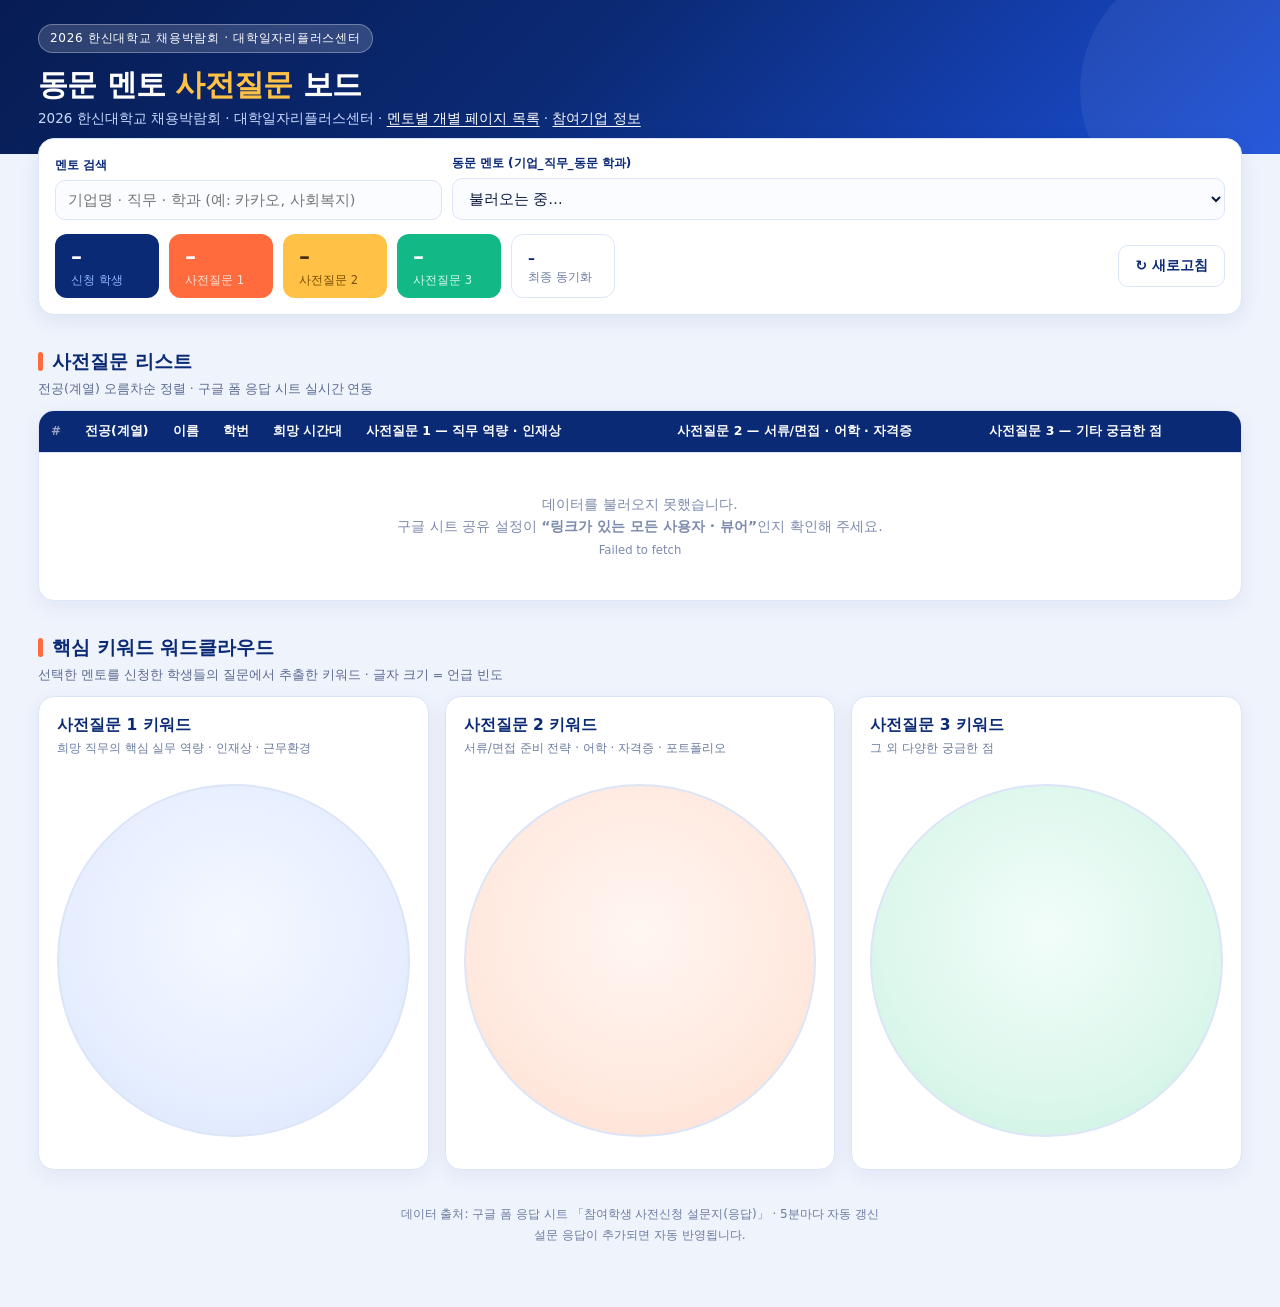
<file: index.html>
<!doctype html>
<html lang="ko">
<head>
<meta charset="utf-8">
<meta name="viewport" content="width=device-width, initial-scale=1">
<title>2026 한신대학교 채용박람회 · 동문 멘토 사전질문 보드</title>
<meta name="robots" content="noindex">
<link rel="stylesheet" href="c/mentor.css">
</head>
<body>
<header>
  <div class="hd">
    <span class="badge">2026 한신대학교 채용박람회 · 대학일자리플러스센터</span>
    <h1>동문 멘토 <b>사전질문</b> 보드</h1>
    <div class="sub">2026 한신대학교 채용박람회 · 대학일자리플러스센터 · <a href="c/">멘토별 개별 페이지 목록</a> · <a href="company/">참여기업 정보</a></div>
  </div>
</header>

<div class="wrap">
  <div class="panel">
    <div class="ctrl">
      <div class="field">
        <label for="q">멘토 검색</label>
        <input id="q" type="search" placeholder="기업명 · 직무 · 학과 (예: 카카오, 사회복지)" autocomplete="off">
      </div>
      <div class="field" style="flex:2">
        <label for="sel">동문 멘토 (기업_직무_동문 학과)</label>
        <select id="sel"><option>불러오는 중…</option></select>
      </div>
    </div>
    <div class="stats">
      <div class="stat"><b id="s1">–</b><span>신청 학생</span></div>
      <div class="stat o"><b id="s2">–</b><span>사전질문 1</span></div>
      <div class="stat y"><b id="s3">–</b><span>사전질문 2</span></div>
      <div class="stat g"><b id="s5">–</b><span>사전질문 3</span></div>
      <div class="stat w"><b id="s4" style="font-size:14px;padding-top:5px">–</b><span>최종 동기화</span></div>
      <button id="reload">↻ 새로고침</button>
    </div>
  </div>

  <h2>사전질문 리스트</h2>
  <div class="note">전공(계열) 오름차순 정렬 · 구글 폼 응답 시트 실시간 연동</div>
  <div class="tablebox">
    <div class="scroll"><table>
      <thead><tr>
        <th class="idx">#</th><th>전공(계열)</th><th>이름</th><th>학번</th><th>희망 시간대</th>
        <th style="width:26%">사전질문 1 — 직무 역량 · 인재상</th>
        <th style="width:26%">사전질문 2 — 서류/면접 · 어학 · 자격증</th>
        <th style="width:22%">사전질문 3 — 기타 궁금한 점</th>
      </tr></thead>
      <tbody id="tb"><tr><td colspan="8" class="empty">데이터를 불러오는 중입니다…</td></tr></tbody>
    </table></div>
  </div>

  <h2>핵심 키워드 워드클라우드</h2>
  <div class="note">선택한 멘토를 신청한 학생들의 질문에서 추출한 키워드 · 글자 크기 = 언급 빈도</div>
  <div class="clouds">
    <div class="cloudcard">
      <h3>사전질문 1 키워드</h3>
      <div class="cap">희망 직무의 핵심 실무 역량 · 인재상 · 근무환경</div>
      <div class="circle" id="c1"></div>
      <div class="chips" id="k1"></div>
    </div>
    <div class="cloudcard q2">
      <h3>사전질문 2 키워드</h3>
      <div class="cap">서류/면접 준비 전략 · 어학 · 자격증 · 포트폴리오</div>
      <div class="circle q2" id="c2"></div>
      <div class="chips" id="k2"></div>
    </div>
    <div class="cloudcard q3">
      <h3>사전질문 3 키워드</h3>
      <div class="cap">그 외 다양한 궁금한 점</div>
      <div class="circle q3" id="c3"></div>
      <div class="chips" id="k3"></div>
    </div>
  </div>

  <footer>
    데이터 출처: 구글 폼 응답 시트 「참여학생 사전신청 설문지(응답)」 · 5분마다 자동 갱신<br>
    설문 응답이 추가되면 자동 반영됩니다.
  </footer>
</div>
<script src="c/mentor.js"></script>
</body>
</html>
</file>
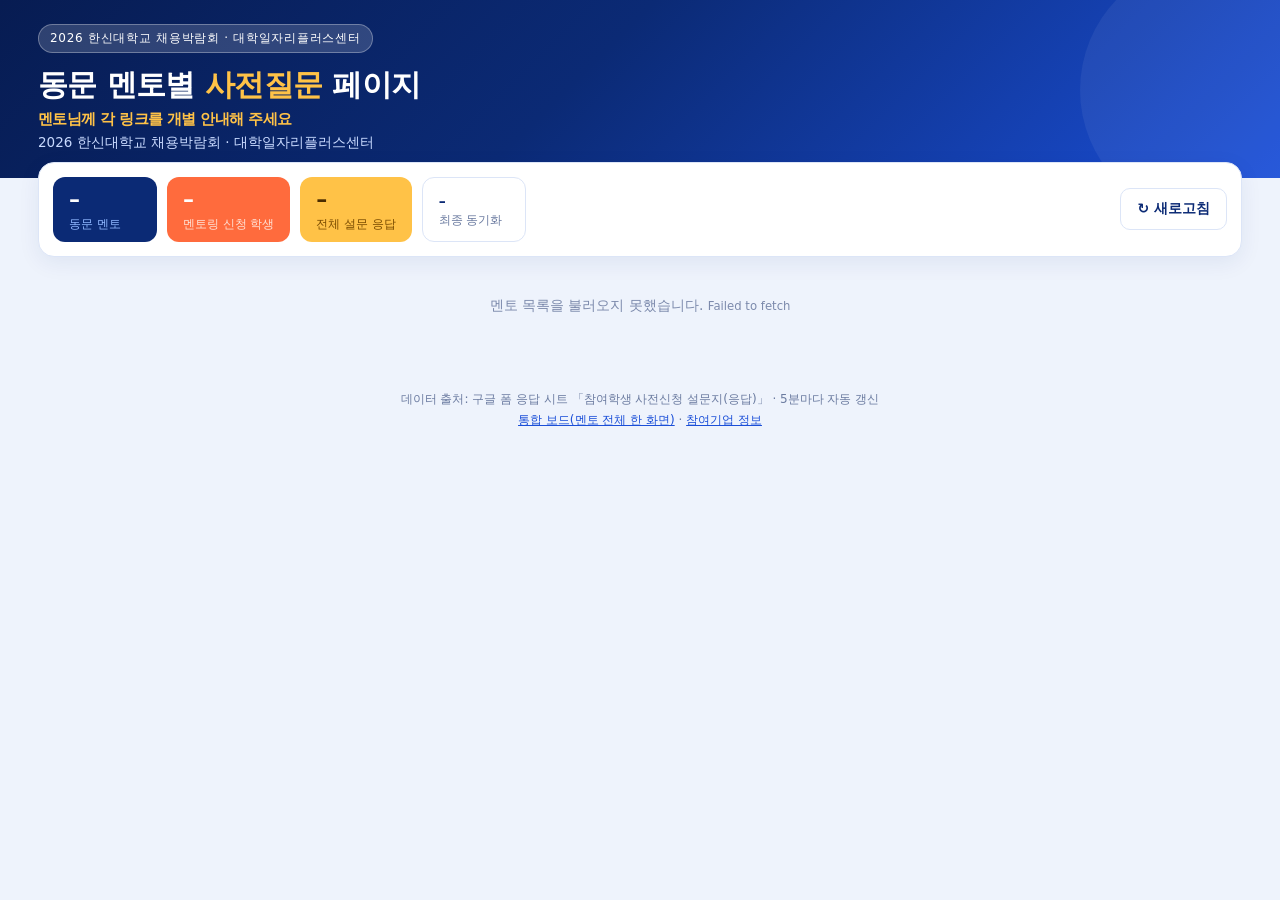
<file: c/index.html>
<!doctype html>
<html lang="ko">
<head>
<meta charset="utf-8">
<meta name="viewport" content="width=device-width, initial-scale=1">
<title>2026 한신대학교 채용박람회 · 동문 멘토별 사전질문</title>
<meta name="robots" content="noindex">
<link rel="stylesheet" href="mentor.css">
</head>
<body>
<header>
  <div class="hd">
    <span class="badge">2026 한신대학교 채용박람회 · 대학일자리플러스센터</span>
    <h1>동문 멘토별 <b>사전질문</b> 페이지<small>멘토님께 각 링크를 개별 안내해 주세요</small></h1>
    <div class="sub">2026 한신대학교 채용박람회 · 대학일자리플러스센터</div>
  </div>
</header>
<div class="wrap">
  <div class="solo">
    <div class="stats">
      <div class="stat"><b id="t1">–</b><span>동문 멘토</span></div>
      <div class="stat o"><b id="t2">–</b><span>멘토링 신청 학생</span></div>
      <div class="stat y"><b id="t3">–</b><span>전체 설문 응답</span></div>
      <div class="stat w"><b id="s4" style="font-size:14px;padding-top:5px">–</b><span>최종 동기화</span></div>
      <button id="reload">↻ 새로고침</button>
    </div>
  </div>
  <div id="hub"><div class="empty">멘토 목록을 불러오는 중입니다…</div></div>
  <footer>
    데이터 출처: 구글 폼 응답 시트 「참여학생 사전신청 설문지(응답)」 · 5분마다 자동 갱신<br>
    <a href="../">통합 보드(멘토 전체 한 화면)</a> · <a href="../company/">참여기업 정보</a>
  </footer>
</div>
<script src="mentor.js"></script>
</body>
</html>
</file>
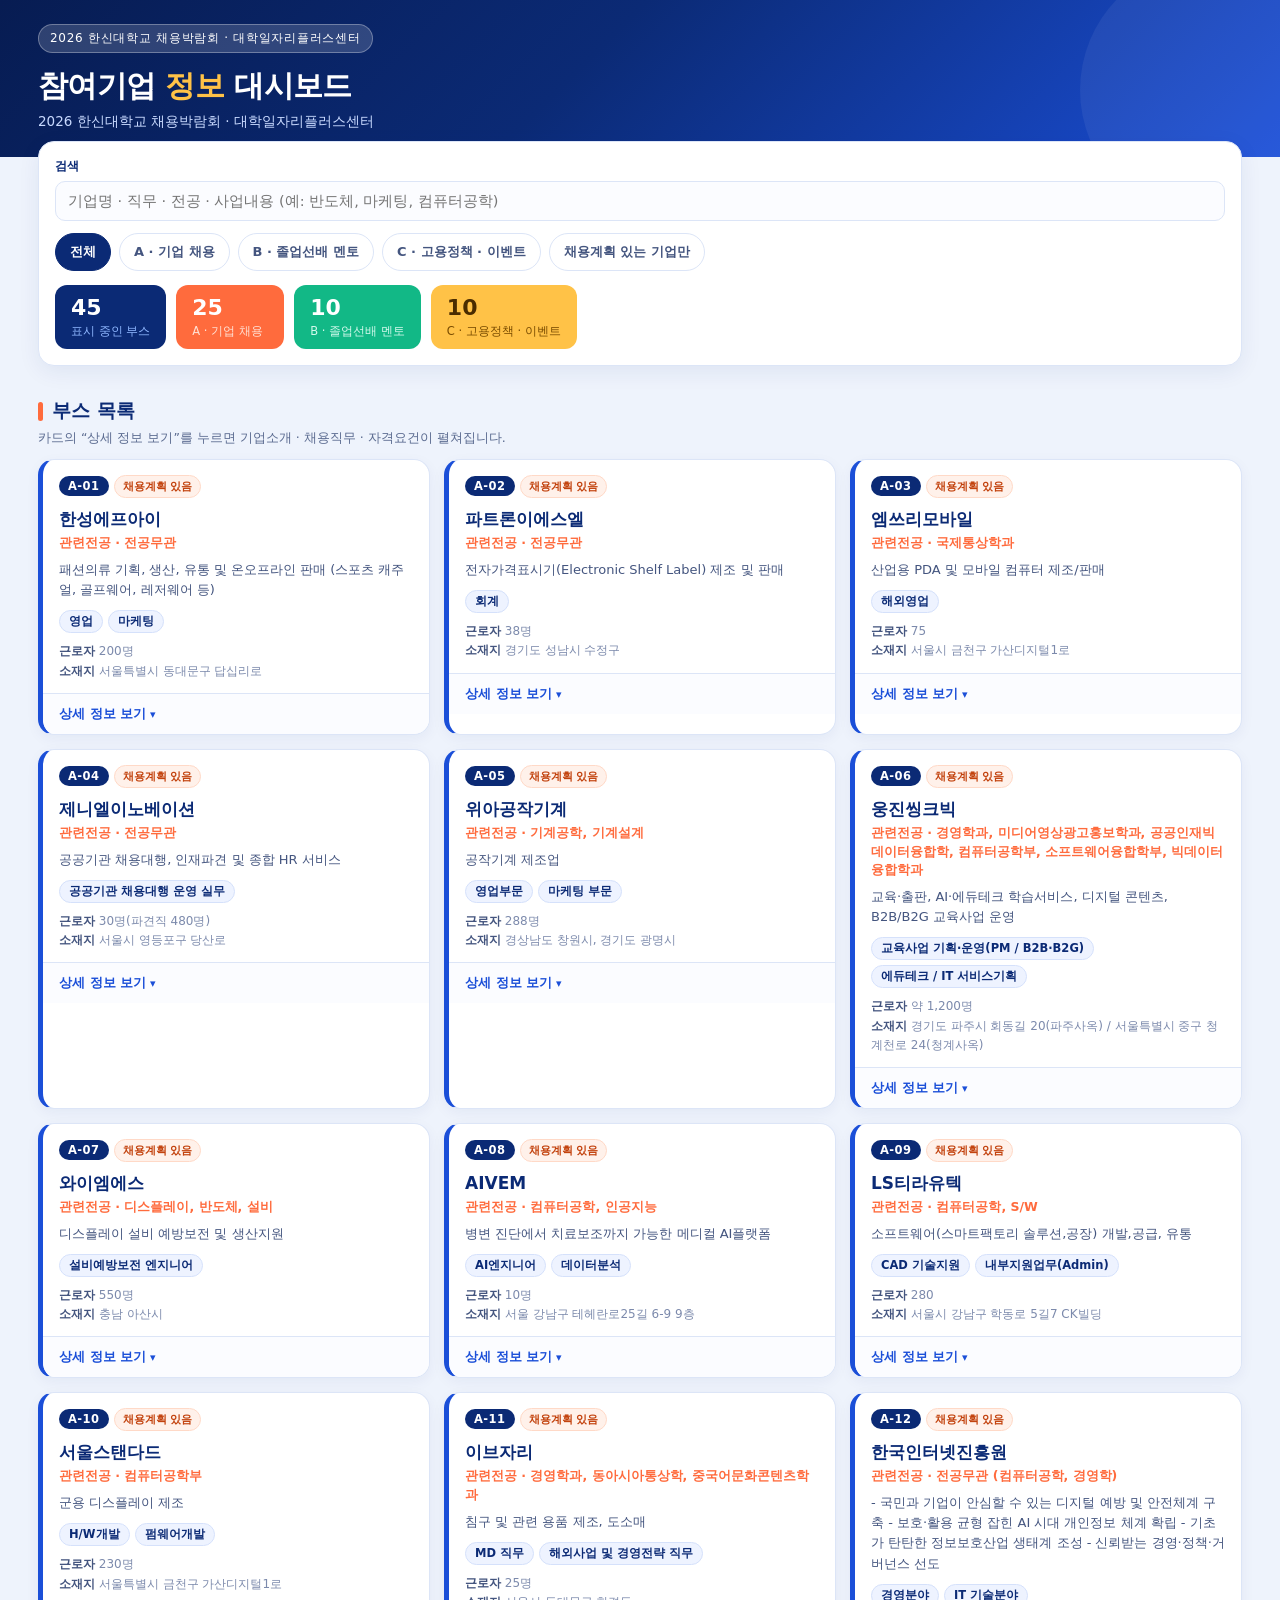
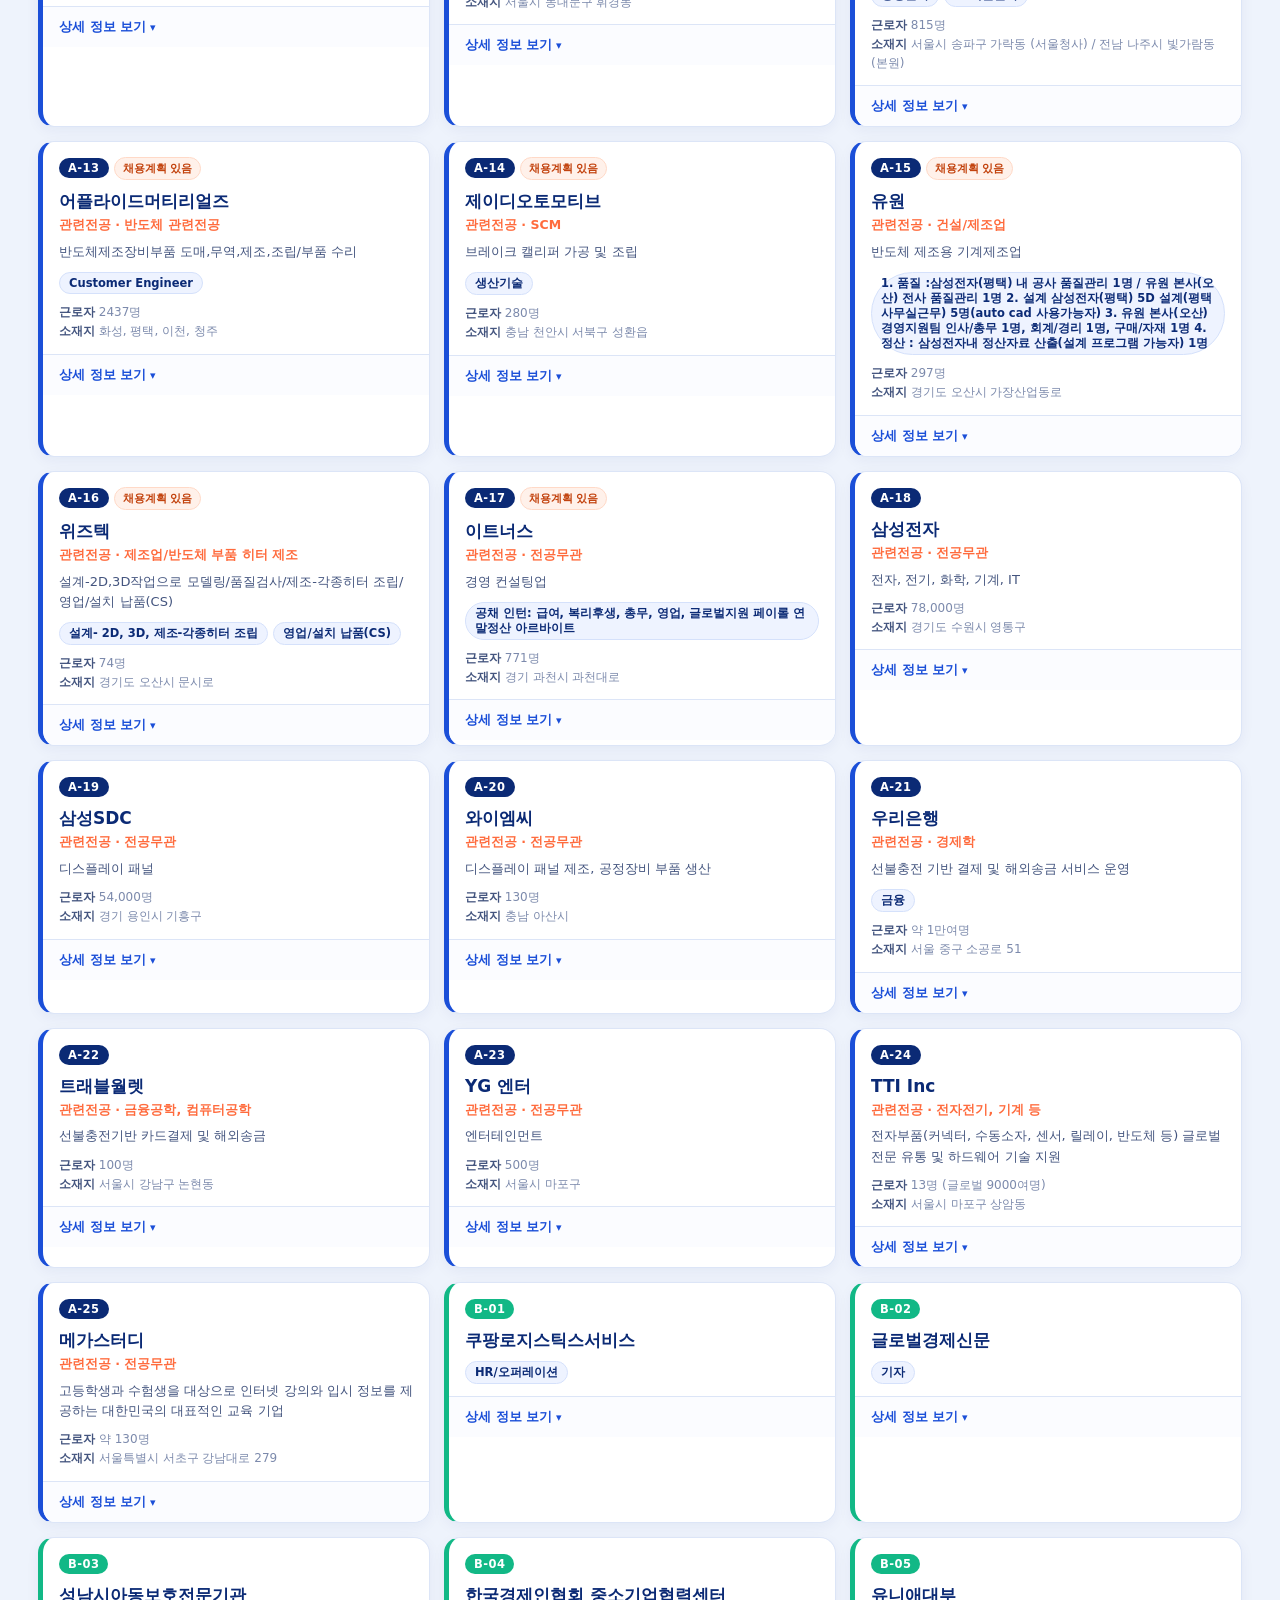
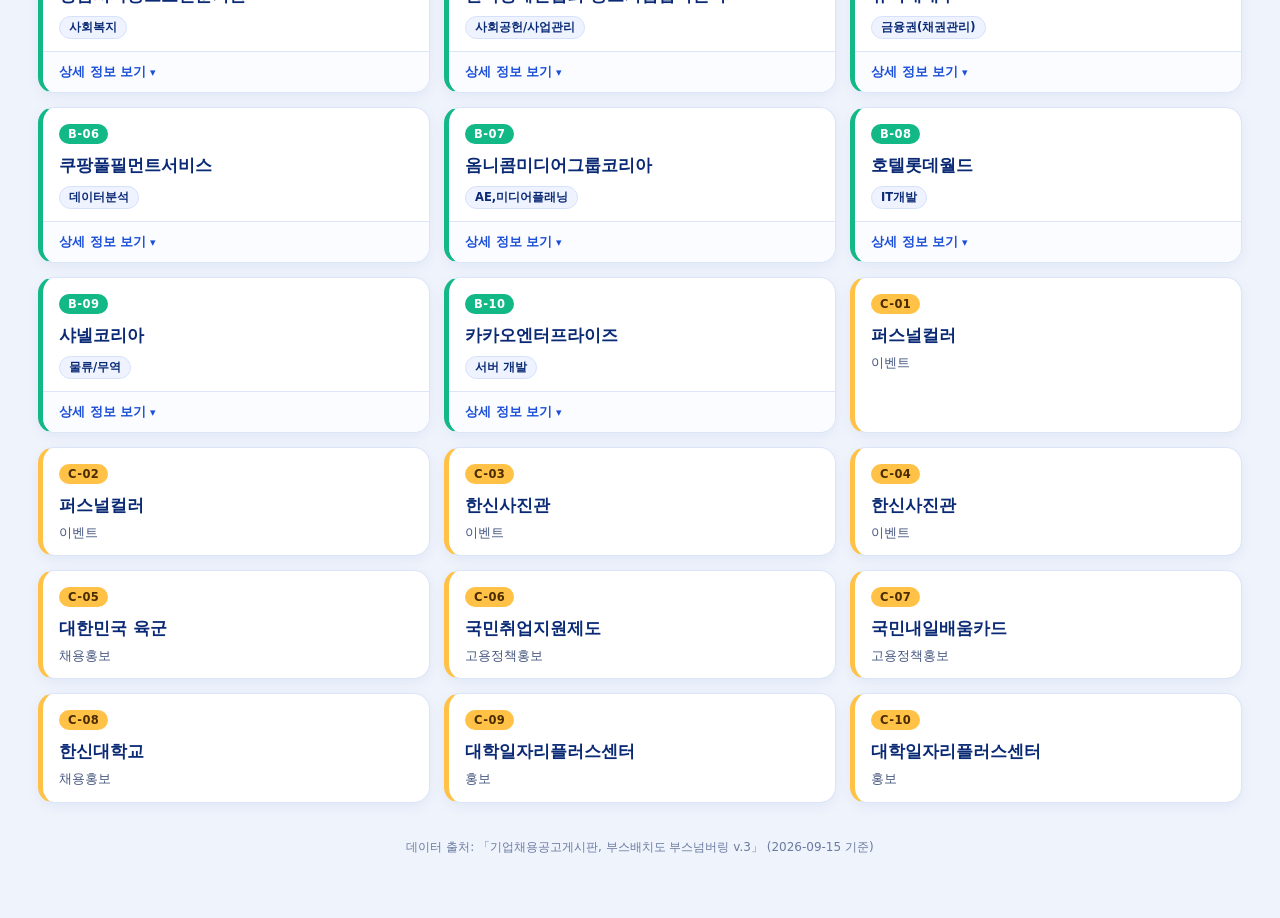
<file: company/index.html>
<!doctype html>
<html lang="ko">
<head>
<meta charset="utf-8">
<meta name="viewport" content="width=device-width, initial-scale=1">
<title>2026 한신대학교 채용박람회 · 참여기업 정보</title>
<meta name="robots" content="noindex">
<style>
:root{
  --navy:#0b2a75; --navy-d:#071c52; --blue:#1b4fd8; --blue-l:#3d74ff;
  --sky:#8fb7ff; --ink:#0d1b3e; --line:#dce5f7; --bg:#eef3fc;
  --accent:#ff6b3d; --accent2:#ffc247; --accent3:#12b886;
}
*{box-sizing:border-box}
body{margin:0;background:var(--bg);color:var(--ink);
  font-family:"Pretendard","Malgun Gothic","맑은 고딕",-apple-system,system-ui,sans-serif}
.wrap{max-width:1240px;margin:0 auto;padding:0 18px 60px}
header{background:linear-gradient(135deg,var(--navy-d) 0%,var(--navy) 45%,var(--blue) 100%);
  color:#fff;padding:24px 0 26px;position:relative;overflow:hidden}
header:after{content:"";position:absolute;right:-60px;top:-40px;width:260px;height:260px;
  border-radius:50%;background:rgba(255,255,255,.06)}
.hd{max-width:1240px;margin:0 auto;padding:0 18px;position:relative;z-index:1}
.badge{display:inline-block;font-size:12px;letter-spacing:.06em;background:rgba(255,255,255,.16);
  border:1px solid rgba(255,255,255,.3);padding:5px 11px;border-radius:999px}
h1{margin:13px 0 6px;font-size:30px;font-weight:800;letter-spacing:-.02em}
h1 b{color:var(--accent2)}
.sub{font-size:13.5px;color:#c9daff}
.sub a{color:#fff;text-decoration:underline;text-underline-offset:3px}

.panel{background:#fff;border:1px solid var(--line);border-radius:16px;
  box-shadow:0 6px 22px rgba(11,42,117,.07);padding:16px;margin-top:-16px;position:relative;z-index:2}
label{display:block;font-size:12px;font-weight:700;color:var(--navy);margin-bottom:6px}
input[type=search]{width:100%;padding:11px 12px;border:1.5px solid var(--line);
  border-radius:10px;font-size:14.5px;font-family:inherit;background:#fbfcff;color:var(--ink)}
input:focus{outline:none;border-color:var(--blue-l);background:#fff}
.tabs{display:flex;gap:8px;flex-wrap:wrap;margin-top:12px}
.tab{padding:9px 14px;border:1.5px solid var(--line);border-radius:999px;background:#fff;
  color:#44557f;font-weight:700;font-size:13px;cursor:pointer;font-family:inherit}
.tab[aria-pressed=true]{background:var(--navy);border-color:var(--navy);color:#fff}
.tab.hire[aria-pressed=true]{background:var(--accent);border-color:var(--accent)}
.stats{display:flex;gap:10px;flex-wrap:wrap;margin-top:14px}
.stat{background:var(--navy);color:#fff;border-radius:12px;padding:10px 16px;min-width:108px}
.stat b{display:block;font-size:22px;line-height:1.15}
.stat span{font-size:11.5px;color:var(--sky)}
.stat.o{background:var(--accent)}.stat.o span{color:#ffe2d6}
.stat.y{background:var(--accent2);color:#4a2c00}.stat.y span{color:#7a4c00}
.stat.g{background:var(--accent3)}.stat.g span{color:#d3f9ec}

h2{font-size:19px;margin:32px 0 10px;color:var(--navy);display:flex;align-items:center;gap:9px}
h2:before{content:"";width:5px;height:19px;background:var(--accent);border-radius:3px}
.note{font-size:12.5px;color:#5b6b90;margin:-4px 0 12px}

.grid{display:grid;grid-template-columns:repeat(auto-fill,minmax(330px,1fr));gap:14px}
.card{background:#fff;border:1px solid var(--line);border-radius:16px;
  box-shadow:0 4px 14px rgba(11,42,117,.05);overflow:hidden}
.card.z-B{border-left:5px solid var(--accent3)}
.card.z-C{border-left:5px solid var(--accent2)}
.card.z-A{border-left:5px solid var(--blue)}
.top{padding:15px 16px 12px}
.bn{display:inline-block;background:var(--navy);color:#fff;font-size:11.5px;font-weight:800;
  padding:3px 9px;border-radius:999px;letter-spacing:.04em}
.z-B .bn{background:var(--accent3)} .z-C .bn{background:var(--accent2);color:#4a2c00}
.tag{display:inline-block;background:#fff1ea;color:#c2410c;border:1px solid #ffd9c7;
  font-size:11px;font-weight:700;padding:3px 8px;border-radius:999px;margin-left:5px}
.nm{font-size:17px;font-weight:800;color:var(--navy);margin:10px 0 4px;line-height:1.3}
.mj{font-size:12.5px;color:var(--accent);font-weight:700;line-height:1.5}
.bz{font-size:13px;color:#44557f;margin-top:7px;line-height:1.55}
.jobs{display:flex;flex-wrap:wrap;gap:5px;margin-top:10px}
.job{font-size:11.5px;background:#eef3ff;color:var(--navy);border:1px solid #d5e1fb;
  padding:3px 9px;border-radius:999px;font-weight:700}
.meta{font-size:12px;color:#7c8aac;margin-top:9px;line-height:1.6}
.meta b{color:#44557f;font-weight:700}
details{border-top:1px solid var(--line)}
summary{padding:11px 16px;font-size:13px;font-weight:700;color:var(--blue);cursor:pointer;
  list-style:none;background:#fbfcff}
summary::-webkit-details-marker{display:none}
summary:after{content:" ▾";font-size:11px}
details[open] summary:after{content:" ▴"}
.body{padding:4px 16px 16px;font-size:13px;line-height:1.7}
.body h4{margin:14px 0 5px;font-size:12px;color:var(--navy);letter-spacing:.02em}
.body p{margin:0;white-space:pre-wrap;color:#33445f}
.jd{border:1px solid var(--line);border-radius:12px;padding:12px 13px;margin-top:9px;background:#fbfcff}
.jd .t{font-weight:800;color:var(--navy);font-size:13.5px;margin-bottom:5px}
.jd .lbl{font-size:11px;font-weight:700;color:var(--accent);margin-top:8px}
a.site{display:inline-block;margin-top:10px;font-size:12.5px;color:var(--blue);
  word-break:break-all}
.empty{padding:50px;text-align:center;color:#7c8aac;font-size:14px;grid-column:1/-1}
footer{margin-top:34px;font-size:12px;color:#6b7ba0;text-align:center;line-height:1.8}
footer a{color:var(--blue)}
@media print{
  header{background:var(--navy)!important;-webkit-print-color-adjust:exact;print-color-adjust:exact}
  .panel{display:none}
  .card{box-shadow:none;break-inside:avoid}
  details{display:block}
  .body{display:block!important}
  body{background:#fff}
}
</style>
</head>
<body>
<header>
  <div class="hd">
    <span class="badge">2026 한신대학교 채용박람회 · 대학일자리플러스센터</span>
    <h1>참여기업 <b>정보</b> 대시보드</h1>
    <div class="sub">2026 한신대학교 채용박람회 · 대학일자리플러스센터</div>
  </div>
</header>

<div class="wrap">
  <div class="panel">
    <label for="q">검색</label>
    <input id="q" type="search" placeholder="기업명 · 직무 · 전공 · 사업내용 (예: 반도체, 마케팅, 컴퓨터공학)" autocomplete="off">
    <div class="tabs">
      <button class="tab" data-zone="" aria-pressed="true">전체</button>
      <button class="tab" data-zone="A" aria-pressed="false">A · 기업 채용</button>
      <button class="tab" data-zone="B" aria-pressed="false">B · 졸업선배 멘토</button>
      <button class="tab" data-zone="C" aria-pressed="false">C · 고용정책 · 이벤트</button>
      <button class="tab hire" id="hire" aria-pressed="false">채용계획 있는 기업만</button>
    </div>
    <div class="stats">
      <div class="stat"><b id="n0">–</b><span>표시 중인 부스</span></div>
      <div class="stat o"><b id="n1">–</b><span>A · 기업 채용</span></div>
      <div class="stat g"><b id="n2">–</b><span>B · 졸업선배 멘토</span></div>
      <div class="stat y"><b id="n3">–</b><span>C · 고용정책 · 이벤트</span></div>
    </div>
  </div>

  <h2>부스 목록</h2>
  <div class="note">카드의 “상세 정보 보기”를 누르면 기업소개 · 채용직무 · 자격요건이 펼쳐집니다.</div>
  <div class="grid" id="grid"></div>

  <footer>
    데이터 출처: 「기업채용공고게시판, 부스배치도 부스넘버링 v.3」 (2026-09-15 기준)
  </footer>
</div>

<script>
const DATA = [{"zone":"A","booth":"A-01","name":"한성에프아이","major":"전공무관","biz":"패션의류 기획, 생산, 유통 및 온오프라인 판매 (스포츠 캐주얼, 골프웨어, 레저웨어 등)","url":"https://hansungfi.co.kr/hansungfiv2/main/main.php","size":"200명","loc":"서울특별시 동대문구 답십리로","intro":"1999년 설립된 중견패션기업. 올포유, 레노마골프,테일러메이드어패널, 오닐, SEASE 등 브랜드 운영","hiring":true,"jobs":[{"t":"영업","d":"브랜드, 유통채널별 매출손익 관리, 매장운영 및 판매계획 수립, 프로모션 운영, 상품재고 관리","q":"전공무관, 패션유통 관심자, 커뮤니케이션 역량, OA활용 우대"},{"t":"마케팅","d":"브랜드 마케팅전략 및 프로모션 기획,  SNS콘텐츠 운영, 캠페인 기획, 성과분석","q":"전공무관, 디지털마케팅 관심자, SNS운영 경험 우대"}]},{"zone":"A","booth":"A-02","name":"파트론이에스엘","major":"전공무관","biz":"전자가격표시기(Electronic Shelf Label) 제조 및 판매","url":"https://www.partronesl.com","size":"38명","loc":"경기도 성남시 수정구","intro":"√. 해외법인 \n* PARTRON ESL SAGL (스위스) \n* PARTRON ESL JAPAN (일본) \n* PARTRON ESL AMERICA (미국) \n√. 주요사업 개요 \n* 유통매장 등에서 종이 가격레이블을 전자식으로 대체하는 장치","hiring":true,"jobs":[{"t":"회계","d":"* 매출∙매입 및 비용 회계처리, 증빙서류 관리 \n* 부가세 신고 지원 \n* 월∙분기∙연간 결산 업무 지원 \n* 외부감사 업무 지원","q":""}]},{"zone":"A","booth":"A-03","name":"엠쓰리모바일","major":"국제통상학과","biz":"산업용 PDA 및 모바일 컴퓨터 제조/판매","url":"https://www.M3mobile.co.kr","size":"75","loc":"서울시 금천구 가산디지털1로","intro":"27년 업력의 산업용 PDA 제조/하드웨어, 소프웨어 개발업체로 \n유럽 및 중동/아시아 시장 해외 수출 및 국내 시장 판매","hiring":true,"jobs":[{"t":"해외영업","d":"해외 시장 조사/분석, 파트너(거래처) 관리/개척 \n영업프로젝트 수행, 마케팅 기획, 전시회 참여 \n수주/출하/수금 등 관리 및 수출입 업무","q":"무역영어/국제무역사 자격증 소유자. 영어 능력 우수자"}]},{"zone":"A","booth":"A-04","name":"제니엘이노베이션","major":"전공무관","biz":"공공기관 채용대행, 인재파견 및 종합 HR 서비스","url":"https://www.zenielinnovation.co.kr","size":"30명(파견직 480명)","loc":"서울시 영등포구 당산로","intro":"(주)제니엘이노베이션은 ‘대한민국 HR NO.1 제니엘 그룹’의 자회사로 공공기관/민간 채용대행, 인재파견 및 HR 솔루션 개발 기업입니다.","hiring":true,"jobs":[{"t":"공공기관 채용대행 운영 실무","d":"-공공기관 채용대행 운영 실무 \n-전형별 운영 및 채용홍보 지원 등 전반적인 사무지원","q":"엑셀 스킬 우수자, 필기/면접 등 현장 운영 지원 가능자, 커뮤니케이션 능력 우수자"}]},{"zone":"A","booth":"A-05","name":"위아공작기계","major":"기계공학, 기계설계","biz":"공작기계 제조업","url":"https://www.wiamachine.com","size":"288명","loc":"경상남도 창원시, 경기도 광명시","intro":"정밀공작기계분야에서 혁신을 이어온 위아공작기계가 스마트제조 솔루션의 글로벌 리더로 성장하기 위해 더 큰 비전과 목표로 새롭게 출발합니다.","hiring":true,"jobs":[{"t":"영업부문","d":"공작기계 고객 관리 및 대리점 관리 업무","q":"공학계열, 경영계열, 기계관련 자격증"},{"t":"마케팅 부문","d":"제조업 시장 조사 및 고객 니즈 분석","q":"경영계열, 마케팅 관련"}]},{"zone":"A","booth":"A-06","name":"웅진씽크빅","major":"경영학과, 미디어영상광고홍보학과, 공공인재빅데이터융합학, 컴퓨터공학부, 소프트웨어융합학부, 빅데이터융합학과","biz":"교육·출판, AI·에듀테크 학습서비스, 디지털 콘텐츠, B2B/B2G 교육사업 운영","url":"https://www.wjthinkbig.com/index.do","size":"약 1,200명","loc":"경기도 파주시 회동길 20(파주사옥) / 서울특별시 중구 청계천로 24(청계사옥)","intro":"새로운 교육문화 가치를 창출하는 AI교육기업\n- 40년의 교육 노하우를 바탕으로 지속적인 창조와 혁신, 차별화된 콘텐츠를 통해 새로운 AI교육기업으로 거듭나고있습니다.","hiring":true,"jobs":[{"t":"교육사업 기획·운영(PM / B2B·B2G)","d":"기업·대학·공공기관 교육사업 기획, 제안·입찰, 커리큘럼 설계, 강사·파트너 관리, 운영 및 성과관리","q":"문서작성·커뮤니케이션·프로젝트 관리 역량 / 데이터 활용 경험 우대"},{"t":"에듀테크 / IT 서비스기획","d":"웹·모바일 학습서비스 기획, 사용자 요구사항 분석, UX/UI 구조 설계, 데이터 기반 서비스 개선 및 협력사 관리","q":"서비스 기획 및 협업 역량 / 데이터 분석·AI 경험 우대"}]},{"zone":"A","booth":"A-07","name":"와이엠에스","major":"디스플레이, 반도체, 설비","biz":"디스플레이 설비 예방보전 및 생산지원","url":"https://www.aivem.ai/","size":"550명","loc":"충남 아산시","intro":"삼성디스플레이 내 상주협력사 중소형 디스플레이 모든 설비에 대하여 예방보전 및 디스플레이 생산지원, 안전점검 관리업","hiring":true,"jobs":[{"t":"설비예방보전 엔지니어","d":"설비 부품/약액 교체, 설비 크리닝, 설비 모니터링 등","q":""}]},{"zone":"A","booth":"A-08","name":"AIVEM","major":"컴퓨터공학, 인공지능","biz":"병변 진단에서 치료보조까지 가능한 메디컬 AI플랫폼","url":"https://aivem.ai/","size":"10명","loc":"서울 강남구 테헤란로25길 6-9 9층","intro":"(주)아이브엠은 AI의 도입으로 의료기관과 환자 모두가 수혜를 받고 환자가 어느 곳에 있든 동등한 질 높은 의료 서비스를 받을 수 있는 안전하고 편리한 IT 서비스를 제공하고 있습니다.","hiring":true,"jobs":[{"t":"AI엔지니어","d":"Agent,RAG구축 및 AI서비스 개발(LLM기능 구현, FastAPI백엔드, API연동)","q":"1. Tool calling \n- Agent 개발 경험 \n2. RAG 구축 경험 \n- 벡터DB, embedding, chunking \n3. 실제 AI를 결합한 서비스를 만들어본 경험이 있는 분"},{"t":"데이터분석","d":"1. 가설 수립하고 실험(A/B Test등)을 설계,분석하여 서비스 개선 효과를 검증 \n2. 서비스의 핵심지표(KPI)를 설계하고, 지표 변화의 원인을 분석하여 의사결정을 지원","q":"1. 데이터분석 포트폴리오 보유 \n2. BigQuery 등 클라우드 기반의 대용량 데이터를 다뤄본 경험이 있는 분 \n3. 문제를 데이터로 정의하고 원인을 끝까지 파고들어 해결한 경험이 있는 분 \n4. 여러 데이터 소스를 교차 검증하며 지표의 정합성을 따져본 경험이 있는 분 \n5. 사용자 행동 로그 등 이벤트 기반 데이터를 분석해본 경험이 있는 분"}]},{"zone":"A","booth":"A-09","name":"LS티라유텍","major":"컴퓨터공학, S/W","biz":"소프트웨어(스마트팩토리 솔루션,공장) 개발,공급, 유통","url":"https://ls-thirautech.com/","size":"280","loc":"서울시 강남구 학동로 5길7 CK빌딩","intro":"LS티라유텍은 스마트팩토리 솔루션 및 로봇 자동화 기업입니다.","hiring":true,"jobs":[{"t":"CAD 기술지원","d":"CAD운용 및 교육","q":"CAD 경험자, 기계관련, 설계관련 업무 경험자, 무관"},{"t":"내부지원업무(Admin)","d":"회계, 문서작성, 매출/매입관리, 영업지원","q":"문서작성가능자, 회계, 경영관련 업무 가능자. 무관"}]},{"zone":"A","booth":"A-10","name":"서울스탠다드","major":"컴퓨터공학부","biz":"군용 디스플레이 제조","url":"https://sstandard.co.kr","size":"230명","loc":"서울특별시 금천구 가산디지털1로","intro":"방위산업 전문기업 \n서울스탠다드는 방위산업 분야에서 축적된 핵심 기술력과 검증된 품질 경쟁력을 기반으로, 국방 전력 강화를 위한 안정적이고 신뢰할 수 있는 제품 및 기술 솔루션을 제공합니다. 엄격한 품질관리 체계와 고도화된 보안 시스템을 통해 국가 핵심 산업과 안보 역량 강화에 기여하고 있습니다.","hiring":true,"jobs":[{"t":"H/W개발","d":"- 전자기기 회로설계, PCU 모듈 설계 \n- 회로도 작성(OrCAD 사용) \n- PCB Artwokr 검토(Allegro Viewer 사용) \n- PCU모듈, 마더보드 개발","q":"- 전자공학 관련 학과 졸업 \n- 전자 회로 설계/개발 경험자"},{"t":"펌웨어개발","d":"- F/W설계\n- 국방 방위 사업 관련 내장형 F/W 개발\n- 영상 처리 스케일러 제어\n- 통신 인터페이스 설계 및 개발 \n: CAN, UART, I2C, SPI, Network 통신 등","q":"- 컴퓨터 통신 관련 학과 졸업 \n- MS V/S Tool 사용 가능자"}]},{"zone":"A","booth":"A-11","name":"이브자리","major":"경영학과, 동아시아통상학, 중국어문화콘텐츠학과","biz":"침구 및 관련 용품 제조, 도소매","url":"https://www.evezary.co.kr","size":"25명","loc":"서울시 동대문구 휘경동","intro":"(주)이브자리는 '아름다운 침실과 건강한 생활문화 창조'를 사명으로 삼고 국내 침구 산업을 선도해 온 토털 슬립케어(Total Sleep-Care) 기업입니다","hiring":true,"jobs":[{"t":"MD 직무","d":"시장트렌드 분석, 구매전략 수립 및 데이터 분석을 통한 수요예측, 파트너사 관리","q":"섬유관련 전공 및 관련 경험(인턴), 어학(영어, 중국어, 일본어 등)"},{"t":"해외사업 및 경영전략 직무","d":"해외사업)글로벌 비즈니스(중국, 대만), 계약관리, 인보이스, 통관서류 준비. 포워더 협업, 선적 통관 및 입고 관리, 온라인 몰 운영, 관리, 일정 및 리스크 관리","q":"OA 관련 자격 보유, 어학(중국어, 영어 등), 회계관련 자격, 경영학과 등"}]},{"zone":"A","booth":"A-12","name":"한국인터넷진흥원","major":"전공무관 (컴퓨터공학, 경영학)","biz":"- 국민과 기업이 안심할 수 있는 디지털 예방 및 안전체계 구축 \n- 보호·활용 균형 잡힌 AI 시대 개인정보 체계 확립 \n- 기초가 탄탄한 정보보호산업 생태계 조성 \n- 신뢰받는 경영·정책·거버넌스 선도","url":"https://www.kisa.or.kr","size":"815명","loc":"서울시 송파구 가락동 (서울청사) /\n전남 나주시 빛가람동 (본원)","intro":"디지털 안심국가를 완성하는 세계 최고의 정보보호·디지털 전문기관","hiring":true,"jobs":[{"t":"경영분야","d":"회계관리, 경영기획","q":"연령, 학력, 성별 제한없음 / 법령에 의한 우대사항"},{"t":"IT 기술분야","d":"보안사고 분석대응","q":"연령, 학력, 성별 제한없음 / 법령에 의한 우대사항"}]},{"zone":"A","booth":"A-13","name":"어플라이드머티리얼즈","major":"반도체 관련전공","biz":"반도체제조장비부품 도매,무역,제조,조립/부품 수리","url":"https://www.appliedmaterials.com/","size":"2437명","loc":"화성, 평택, 이천, 청주","intro":"어플라이드 머티어리얼즈는 전 세계 거의 모든 차세대 반도체 및 첨단 디스플레이 기술의 기반이 되는 재료 공학 솔루션 분야 선도 기업입니다. 어플라이드가 개발하는 기술은 인공지능(AI)의 발전과 차세대 반도체 칩의 상용화를 가속화하는 데 필수적입니다. \n\n어플라이드는 55년이 넘는 기간 동안 혁신을 통해 우리에게 의존하는 전 세계 수십억 명의 사람들의 삶을 개선해 왔습니다. 그들은 어플라이드라는 이름은 몰라도 매일 기술과 상호 작용하고 있습니다.","hiring":true,"jobs":[{"t":"Customer Engineer","d":"","q":"이공계열 학사 전공"}]},{"zone":"A","booth":"A-14","name":"제이디오토모티브","major":"SCM","biz":"브레이크 캘리퍼 가공 및 조립","url":"https://www.jdtechcorp.co.kr/","size":"280명","loc":"충남 천안시 서북구 성환읍","intro":"브레이크 캘리퍼 가공 및 조립을 하고 있으며 HL 만도를 통해 현대, 기아, GM 등 다양한 고객사에 공급을 하고 있는 자동차 부품 회사 입니다.","hiring":true,"jobs":[{"t":"생산기술","d":". 개발 단계별 문서 관리 / JIG 검토 및 견적 관리 \n. 공정 C/T 및 불량 개선, 생산 Trouble 개선","q":". 전공: 기계/자동차/조선공학\n. CAD / CAM 능숙자"}]},{"zone":"A","booth":"A-15","name":"유원","major":"건설/제조업","biz":"반도체 제조용 기계제조업","url":"https://www.uwoncorp.com","size":"297명","loc":"경기도 오산시 가장산업동로","intro":"(주)유원은 2000년 창업이래 \n반도체 제조공정에 필요한 가스를 고순도·초정량으로 \n공급하기위한 Gas Supply System을 제작 및 설치해 \n왔으며, 기업의 안정화와 함께 사업의 다각화를 위해 \nPLANT 사업부와 환경사업부를 차례로 신설하여 \n바이오ㆍ제약 및 화학분야와 대기환경분야에 \n일등 기업으로 자리잡고 있습니다.","hiring":true,"jobs":[{"t":"1. 품질 :삼성전자(평택) 내 공사 품질관리 1명 \n/ 유원 본사(오산) 전사 품질관리 1명 \n2. 설계 삼성전자(평택) 5D 설계(평택 사무실근무) 5명(auto cad 사용가능자) \n3. 유원 본사(오산) 경영지원팀 인사/총무 1명, \n회계/경리 1명, 구매/자재 1명 \n4. 정산 : 삼성전자내 정산자료 산출(설계 프로그램 가능자) 1명","d":"","q":"졸업예정자 가능. 설계,정산 직무는 설계프로그램 기초이상 사용가능해야하고, 경영지원팀은 기초적인 엑셀/ppt/오픈형ai 가능해야합니다."}]},{"zone":"A","booth":"A-16","name":"위즈텍","major":"제조업/반도체 부품 히터 제조","biz":"설계-2D,3D작업으로 모델링/품질검사/제조-각종히터 조립/영업/설치 납품(CS)","url":"https://www.wiztec.co.kr/","size":"74명","loc":"경기도 오산시 문시로","intro":"WIZTEC은 반도체·FPD, 제약·제철, 항공우주 산업 및 R&D 분야에 사용되는 히터(Heaters), 보온재 \n(Insulators), 밸브(Valves) 및 정밀 장비 부품을 전문적으로 개발하는 기술 전문 기업입니다.","hiring":true,"jobs":[{"t":"설계- 2D, 3D, 제조-각종히터 조립","d":"설계-2D,3D작업으로 모델링/품질검사/제조-각종히터 조립/영업/설치 납품(CS)","q":"관련 자격증 및 경험"},{"t":"영업/설치 납품(CS)","d":"","q":"관련 자격증 및 경험"}]},{"zone":"A","booth":"A-17","name":"이트너스","major":"전공무관","biz":"경영 컨설팅업","url":"https://www.etners.com","size":"771명","loc":"경기 과천시 과천대로","intro":"이트너스는 2001년부터 25년 간 쌓아온 경험을 바탕으로 인사 · 총무 경영지원 분야의 일하는 방식을 표준화하여 클라이언트의 고객 감동을 실현합니다.","hiring":true,"jobs":[{"t":"공채 인턴: 급여, 복리후생, 총무, 영업, 글로벌지원 \n페이롤 연말정산 아르바이트","d":"","q":""}]},{"zone":"A","booth":"A-18","name":"삼성전자","major":"전공무관","biz":"전자, 전기, 화학, 기계, IT","url":"https://www.samsung.com","size":"78,000명","loc":"경기도 수원시 영통구","intro":"삼성전자는 글로벌 선도적인 제조 기업이며, 78,000여명의 \n인재와 함께하는 대규모 기업입니다. 핵심 사업인 반도체(LED 조명) 분야에서 HBM(고대역 \n폭메모리) 와 파운드리 사업을 중심으로 경쟁력을 강화하고 있습니다. \n나아가 AI 및 자율주행 등 미래 기술에 대한 투자를 확대하며 초일류 기술 기업으로 도약하고 \n있습니다.","hiring":false,"jobs":[]},{"zone":"A","booth":"A-19","name":"삼성SDC","major":"전공무관","biz":"디스플레이 패널","url":"https://www.samsungdisplay.com","size":"54,000명","loc":"경기 용인시 기흥구","intro":"삼성디스플레이는 2012년 출범 이후 독보적인 기술 경쟁력을 바탕으로 스마트폰, 노트북, 태블릿, 모니터, TV 등 다양한 제품 분야에 디스플레이 제품을 공급하고 있습니다. 세계 최초로 플렉서블 OLED와 폴더블 OLED를 양산하며 새로운 폼팩터 시대를 열었으며, QD-OLED를 통해 대형 디스플레이 제품의 포트폴리오를 지속적으로 확대하고 있습니다.","hiring":false,"jobs":[]},{"zone":"A","booth":"A-20","name":"와이엠씨","major":"전공무관","biz":"디스플레이 패널 제조, 공정장비 부품 생산","url":"https://www.ymc-inc.com","size":"130명","loc":"충남 아산시","intro":"와이엠씨는 2008년 창립 이래, 고객 만족을 최우선 가치로 삼고최고의 기술력과 품질 경쟁력 확보를 위해 끊임없이 연구개발에 매진해왔습니다. \n국내 최초로 디스플레이 핵심부품의 국산화에 성공하며,그간 수입에 의존해오던 반도체·디스플레이 부품의 기술 자립에 앞장섰습니다.","hiring":false,"jobs":[]},{"zone":"A","booth":"A-21","name":"우리은행","major":"경제학","biz":"선불충전 기반 결제 및 해외송금 서비스 운영","url":"https://wooribank.com","size":"약 1만여명","loc":"서울 중구 소공로 51","intro":"올바른 윤리의식을 기반으로 한 빈틈없는 사고 예방 체계, 투명한 프로세스 확립을 통해 튼튼한 내부통제 시스템을 갖추고 전문성 있는 최고의 금융 서비스로 모두에게 깊은 신뢰를 받을 수 있는 은행이 되겠습니다.","hiring":false,"jobs":[{"t":"금융","d":"기업금융/개인금융","q":"전문자격증보유자 / AI,데이터분석 / 금융자격증보유 / \n공인 어학(영어) 성적 우수자 등"},{"t":"","d":"IT개발 / 정보보호","q":"우리FIS 아카데미 우수 수료생 / 삼성청년소프트웨어아카데미 \n교육생 및 교육 이수자 / 공인 어학(영어) 성적 우수자 등"}]},{"zone":"A","booth":"A-22","name":"트래블월렛","major":"금융공학, 컴퓨터공학","biz":"선불충전기반 카드결제 및 해외송금","url":"https://www.travel-wallet.com/","size":"100명","loc":"서울시 강남구 논현동","intro":"선불충전 기반 결제 및 해외송금 서비스를 운영하고 있는 트래블월렛입니다.","hiring":false,"jobs":[]},{"zone":"A","booth":"A-23","name":"YG 엔터","major":"전공무관","biz":"엔터테인먼트","url":"https://ygfamily.com/ko/main","size":"500명","loc":"서울시 마포구","intro":"블랙핑크, 베이비몬스터 등이 소속되어 있으며, 음악 중심 역량 강화를 배우 매니지먼트 사업을 정리하고 가요 및 음악 콘텐츠에 집중하고 있습니다.","hiring":false,"jobs":[]},{"zone":"A","booth":"A-24","name":"TTI Inc","major":"전자전기, 기계 등","biz":"전자부품(커넥터, 수동소자, 센서, 릴레이, 반도체 등) 글로벌 전문 유통 및 하드웨어 기술 지원","url":"https://www.tti.com/","size":"13명 (글로벌 9000여명)","loc":"서울시 마포구 상암동","intro":"TTI, Inc.는 버크셔 해서웨이(Berkshire Hathaway)의 자회사로, 전 세계 전자부품(IP&E: Interconnect, Passive, Electromechanical) 유통 시장을 선도하는 글로벌 다국적 기업입니다.","hiring":false,"jobs":[]},{"zone":"A","booth":"A-25","name":"메가스터디","major":"전공무관","biz":"고등학생과 수험생을 대상으로 인터넷 강의와 입시 정보를 제공하는 대한민국의 대표적인 교육 기업","url":"https://www.megastudy.computer","size":"약 130명","loc":"서울특별시 서초구 강남대로 279","intro":"메가스터디교육그룹은 새로운 기준과 좌표를 만들며, 교육업계를 대표한다는 자부심을 갖고 도전과 혁신을 경영 최우선 원칙에 본질로 승부하고, 비즈니스 빠른 환경 변화에 컨텐츠 품질에 늘 최고만을 지향하여 고객의 신뢰 구축에 포커싱한 브랜드 전략으로 고객 마음을 얻고 믿음을 쌓으며 선택과 집중을 통한 독보적인 핵심 경쟁력 확보와 시장 지배력을 더욱 강화하고 새로운 영역 사업 확대를 통해 지속 성장의 발판을 만들어 기업가치를 증대하고 있는 기업입니다.","hiring":false,"jobs":[]},{"zone":"B","booth":"B-01","name":"쿠팡로지스틱스서비스","major":"","biz":"","url":"","size":"","loc":"","intro":"","hiring":false,"jobs":[{"t":"HR/오퍼레이션","d":"","q":""}]},{"zone":"B","booth":"B-02","name":"글로벌경제신문","major":"","biz":"","url":"","size":"","loc":"","intro":"","hiring":false,"jobs":[{"t":"기자","d":"","q":""}]},{"zone":"B","booth":"B-03","name":"성남시아동보호전문기관","major":"","biz":"","url":"","size":"","loc":"","intro":"","hiring":false,"jobs":[{"t":"사회복지","d":"","q":""}]},{"zone":"B","booth":"B-04","name":"한국경제인협회 중소기업협력센터","major":"","biz":"","url":"","size":"","loc":"","intro":"","hiring":false,"jobs":[{"t":"사회공헌/사업관리","d":"","q":""}]},{"zone":"B","booth":"B-05","name":"유니애대부","major":"","biz":"","url":"","size":"","loc":"","intro":"","hiring":false,"jobs":[{"t":"금융권(채권관리)","d":"","q":""}]},{"zone":"B","booth":"B-06","name":"쿠팡풀필먼트서비스","major":"","biz":"","url":"","size":"","loc":"","intro":"","hiring":false,"jobs":[{"t":"데이터분석","d":"","q":""}]},{"zone":"B","booth":"B-07","name":"옴니콤미디어그룹코리아","major":"","biz":"","url":"","size":"","loc":"","intro":"","hiring":false,"jobs":[{"t":"AE,미디어플래닝","d":"","q":""}]},{"zone":"B","booth":"B-08","name":"호텔롯데월드","major":"","biz":"","url":"","size":"","loc":"","intro":"","hiring":false,"jobs":[{"t":"IT개발","d":"","q":""}]},{"zone":"B","booth":"B-09","name":"샤넬코리아","major":"","biz":"","url":"","size":"","loc":"","intro":"","hiring":false,"jobs":[{"t":"물류/무역","d":"","q":""}]},{"zone":"B","booth":"B-10","name":"카카오엔터프라이즈","major":"","biz":"","url":"","size":"","loc":"","intro":"","hiring":false,"jobs":[{"t":"서버 개발","d":"","q":""}]},{"zone":"C","booth":"C-01","name":"퍼스널컬러","major":"","biz":"이벤트","url":"","size":"","loc":"","intro":"","hiring":false,"jobs":[]},{"zone":"C","booth":"C-02","name":"퍼스널컬러","major":"","biz":"이벤트","url":"","size":"","loc":"","intro":"","hiring":false,"jobs":[]},{"zone":"C","booth":"C-03","name":"한신사진관","major":"","biz":"이벤트","url":"","size":"","loc":"","intro":"","hiring":false,"jobs":[]},{"zone":"C","booth":"C-04","name":"한신사진관","major":"","biz":"이벤트","url":"","size":"","loc":"","intro":"","hiring":false,"jobs":[]},{"zone":"C","booth":"C-05","name":"대한민국 육군","major":"","biz":"채용홍보","url":"","size":"","loc":"","intro":"","hiring":false,"jobs":[]},{"zone":"C","booth":"C-06","name":"국민취업지원제도","major":"","biz":"고용정책홍보","url":"","size":"","loc":"","intro":"","hiring":false,"jobs":[]},{"zone":"C","booth":"C-07","name":"국민내일배움카드","major":"","biz":"고용정책홍보","url":"","size":"","loc":"","intro":"","hiring":false,"jobs":[]},{"zone":"C","booth":"C-08","name":"한신대학교","major":"","biz":"채용홍보","url":"","size":"","loc":"","intro":"","hiring":false,"jobs":[]},{"zone":"C","booth":"C-09","name":"대학일자리플러스센터","major":"","biz":"홍보","url":"","size":"","loc":"","intro":"","hiring":false,"jobs":[]},{"zone":"C","booth":"C-10","name":"대학일자리플러스센터","major":"","biz":"홍보","url":"","size":"","loc":"","intro":"","hiring":false,"jobs":[]}];
const $ = id => document.getElementById(id);
const esc = s => String(s==null?'':s).replace(/[&<>"]/g,c=>({'&':'&amp;','<':'&lt;','>':'&gt;','"':'&quot;'}[c]));
let ZONE = '', HIRE = false;

function jobCard(j){
  return '<div class="jd">' +
    (j.t ? '<div class="t">' + esc(j.t) + '</div>' : '') +
    (j.d ? '<div class="lbl">업무 내용</div><p>' + esc(j.d) + '</p>' : '') +
    (j.q ? '<div class="lbl">자격요건 · 우대사항</div><p>' + esc(j.q) + '</p>' : '') +
    '</div>';
}

function card(c){
  const hasDetail = c.intro || c.jobs.length || c.url || c.loc || c.size;
  let h = '<div class="card z-' + c.zone + '"><div class="top">' +
    '<span class="bn">' + esc(c.booth) + '</span>' +
    (c.hiring ? '<span class="tag">채용계획 있음</span>' : '') +
    '<div class="nm">' + esc(c.name) + '</div>';
  if(c.major) h += '<div class="mj">관련전공 · ' + esc(c.major) + '</div>';
  if(c.biz)   h += '<div class="bz">' + esc(c.biz) + '</div>';
  if(c.jobs.length) h += '<div class="jobs">' +
    c.jobs.filter(j=>j.t).map(j=>'<span class="job">' + esc(j.t) + '</span>').join('') + '</div>';
  const meta = [];
  if(c.size) meta.push('<b>근로자</b> ' + esc(c.size));
  if(c.loc)  meta.push('<b>소재지</b> ' + esc(c.loc));
  if(meta.length) h += '<div class="meta">' + meta.join('<br>') + '</div>';
  h += '</div>';
  if(hasDetail){
    h += '<details><summary>상세 정보 보기</summary><div class="body">';
    if(c.intro) h += '<h4>기업 소개</h4><p>' + esc(c.intro) + '</p>';
    if(c.jobs.length) h += '<h4>채용 직무</h4>' + c.jobs.map(jobCard).join('');
    if(c.url) h += '<a class="site" href="' + esc(c.url) + '" target="_blank" rel="noopener">' + esc(c.url) + '</a>';
    h += '</div></details>';
  }
  return h + '</div>';
}

function render(){
  const q = $('q').value.trim().toLowerCase();
  const list = DATA.filter(c=>{
    if(ZONE && c.zone !== ZONE) return false;
    if(HIRE && !c.hiring) return false;
    if(!q) return true;
    const hay = [c.booth,c.name,c.major,c.biz,c.intro,c.loc,
                 ...c.jobs.map(j=>j.t+' '+j.d+' '+j.q)].join(' ').toLowerCase();
    return hay.includes(q);
  });
  $('grid').innerHTML = list.length ? list.map(card).join('')
    : '<div class="empty">조건에 맞는 부스가 없습니다.</div>';
  $('n0').textContent = list.length;
  $('n1').textContent = list.filter(c=>c.zone==='A').length;
  $('n2').textContent = list.filter(c=>c.zone==='B').length;
  $('n3').textContent = list.filter(c=>c.zone==='C').length;
}

document.querySelectorAll('.tab[data-zone]').forEach(b=>b.addEventListener('click',()=>{
  ZONE = b.dataset.zone;
  document.querySelectorAll('.tab[data-zone]').forEach(x=>x.setAttribute('aria-pressed', x===b));
  render();
}));
$('hire').addEventListener('click',()=>{
  HIRE = !HIRE; $('hire').setAttribute('aria-pressed', HIRE); render();
});
$('q').addEventListener('input', render);
render();
</script>
</body>
</html>
</file>
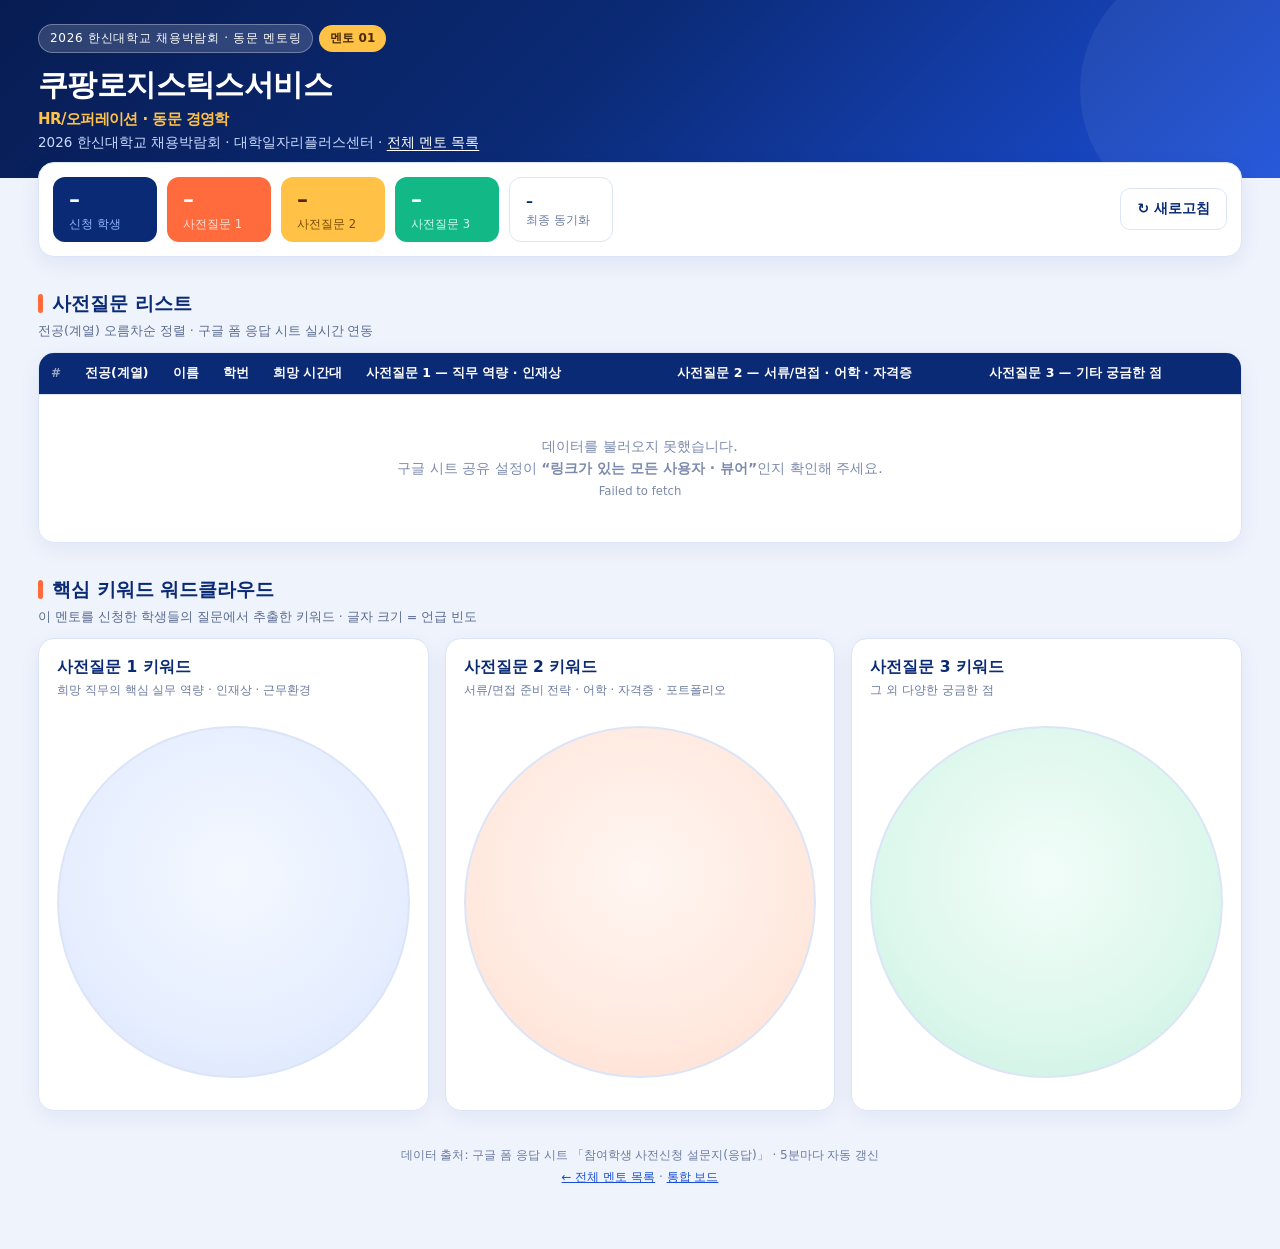
<file: c/01.html>
<!doctype html>
<html lang="ko">
<head>
<meta charset="utf-8">
<meta name="viewport" content="width=device-width, initial-scale=1">
<title>쿠팡로지스틱스서비스 · 동문 멘토 사전질문 · 2026 한신대학교 채용박람회</title>
<meta name="robots" content="noindex">
<link rel="stylesheet" href="mentor.css">
</head>
<body data-mentor="쿠팡로지스틱스서비스_HR/오퍼레이션_경영학">
<header>
  <div class="hd">
    <span class="badge">2026 한신대학교 채용박람회 · 동문 멘토링</span><span class="booth">멘토 01</span>
    <h1>쿠팡로지스틱스서비스<small>HR/오퍼레이션 · 동문 경영학</small></h1>
    <div class="sub">2026 한신대학교 채용박람회 · 대학일자리플러스센터 · <a href="index.html">전체 멘토 목록</a></div>
  </div>
</header>

<div class="wrap">
  <div class="solo">
    <div class="stats">
      <div class="stat"><b id="s1">–</b><span>신청 학생</span></div>
      <div class="stat o"><b id="s2">–</b><span>사전질문 1</span></div>
      <div class="stat y"><b id="s3">–</b><span>사전질문 2</span></div>
      <div class="stat g"><b id="s5">–</b><span>사전질문 3</span></div>
      <div class="stat w"><b id="s4" style="font-size:14px;padding-top:5px">–</b><span>최종 동기화</span></div>
      <button id="reload">↻ 새로고침</button>
    </div>
  </div>

  <h2>사전질문 리스트</h2>
  <div class="note">전공(계열) 오름차순 정렬 · 구글 폼 응답 시트 실시간 연동</div>
  <div class="tablebox">
    <div class="scroll"><table>
      <thead><tr>
        <th class="idx">#</th><th>전공(계열)</th><th>이름</th><th>학번</th><th>희망 시간대</th>
        <th style="width:26%">사전질문 1 — 직무 역량 · 인재상</th>
        <th style="width:26%">사전질문 2 — 서류/면접 · 어학 · 자격증</th>
        <th style="width:22%">사전질문 3 — 기타 궁금한 점</th>
      </tr></thead>
      <tbody id="tb"><tr><td colspan="8" class="empty">데이터를 불러오는 중입니다…</td></tr></tbody>
    </table></div>
  </div>

  <h2>핵심 키워드 워드클라우드</h2>
  <div class="note">이 멘토를 신청한 학생들의 질문에서 추출한 키워드 · 글자 크기 = 언급 빈도</div>
  <div class="clouds">
    <div class="cloudcard">
      <h3>사전질문 1 키워드</h3>
      <div class="cap">희망 직무의 핵심 실무 역량 · 인재상 · 근무환경</div>
      <div class="circle" id="c1"></div>
      <div class="chips" id="k1"></div>
    </div>
    <div class="cloudcard q2">
      <h3>사전질문 2 키워드</h3>
      <div class="cap">서류/면접 준비 전략 · 어학 · 자격증 · 포트폴리오</div>
      <div class="circle q2" id="c2"></div>
      <div class="chips" id="k2"></div>
    </div>
    <div class="cloudcard q3">
      <h3>사전질문 3 키워드</h3>
      <div class="cap">그 외 다양한 궁금한 점</div>
      <div class="circle q3" id="c3"></div>
      <div class="chips" id="k3"></div>
    </div>
  </div>

  <footer>
    데이터 출처: 구글 폼 응답 시트 「참여학생 사전신청 설문지(응답)」 · 5분마다 자동 갱신<br>
    <a href="index.html">← 전체 멘토 목록</a> · <a href="../">통합 보드</a>
  </footer>
</div>
<script src="mentor.js"></script>
</body>
</html>
</file>
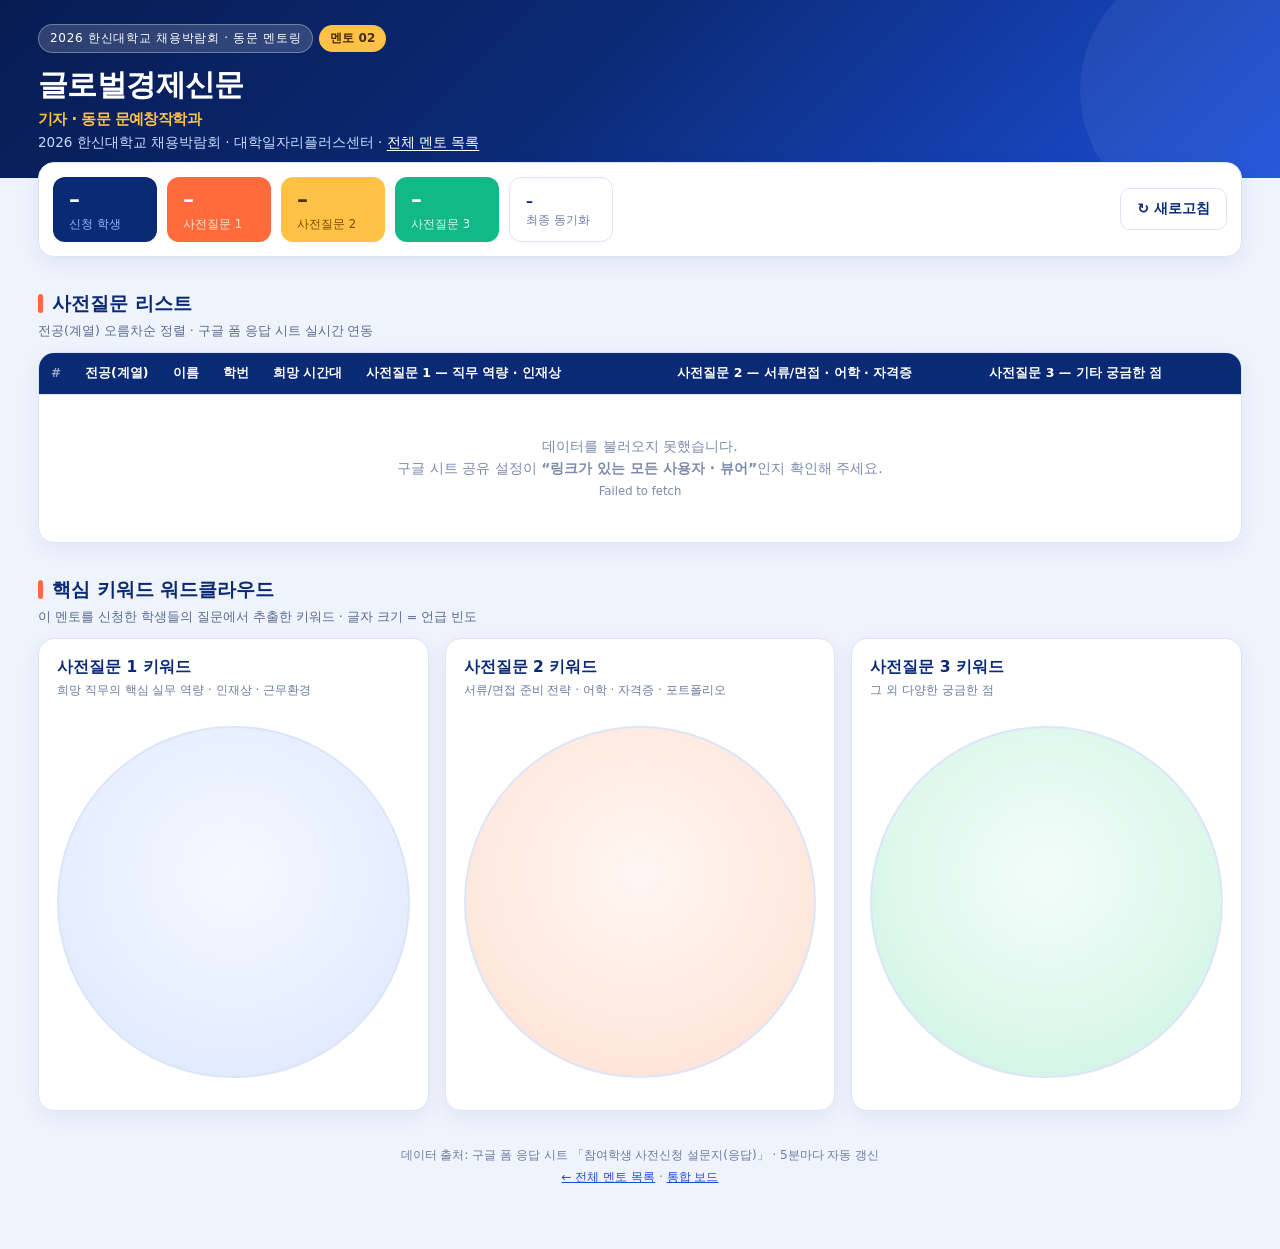
<file: c/02.html>
<!doctype html>
<html lang="ko">
<head>
<meta charset="utf-8">
<meta name="viewport" content="width=device-width, initial-scale=1">
<title>글로벌경제신문 · 동문 멘토 사전질문 · 2026 한신대학교 채용박람회</title>
<meta name="robots" content="noindex">
<link rel="stylesheet" href="mentor.css">
</head>
<body data-mentor="글로벌경제신문_기자_문예창작학과">
<header>
  <div class="hd">
    <span class="badge">2026 한신대학교 채용박람회 · 동문 멘토링</span><span class="booth">멘토 02</span>
    <h1>글로벌경제신문<small>기자 · 동문 문예창작학과</small></h1>
    <div class="sub">2026 한신대학교 채용박람회 · 대학일자리플러스센터 · <a href="index.html">전체 멘토 목록</a></div>
  </div>
</header>

<div class="wrap">
  <div class="solo">
    <div class="stats">
      <div class="stat"><b id="s1">–</b><span>신청 학생</span></div>
      <div class="stat o"><b id="s2">–</b><span>사전질문 1</span></div>
      <div class="stat y"><b id="s3">–</b><span>사전질문 2</span></div>
      <div class="stat g"><b id="s5">–</b><span>사전질문 3</span></div>
      <div class="stat w"><b id="s4" style="font-size:14px;padding-top:5px">–</b><span>최종 동기화</span></div>
      <button id="reload">↻ 새로고침</button>
    </div>
  </div>

  <h2>사전질문 리스트</h2>
  <div class="note">전공(계열) 오름차순 정렬 · 구글 폼 응답 시트 실시간 연동</div>
  <div class="tablebox">
    <div class="scroll"><table>
      <thead><tr>
        <th class="idx">#</th><th>전공(계열)</th><th>이름</th><th>학번</th><th>희망 시간대</th>
        <th style="width:26%">사전질문 1 — 직무 역량 · 인재상</th>
        <th style="width:26%">사전질문 2 — 서류/면접 · 어학 · 자격증</th>
        <th style="width:22%">사전질문 3 — 기타 궁금한 점</th>
      </tr></thead>
      <tbody id="tb"><tr><td colspan="8" class="empty">데이터를 불러오는 중입니다…</td></tr></tbody>
    </table></div>
  </div>

  <h2>핵심 키워드 워드클라우드</h2>
  <div class="note">이 멘토를 신청한 학생들의 질문에서 추출한 키워드 · 글자 크기 = 언급 빈도</div>
  <div class="clouds">
    <div class="cloudcard">
      <h3>사전질문 1 키워드</h3>
      <div class="cap">희망 직무의 핵심 실무 역량 · 인재상 · 근무환경</div>
      <div class="circle" id="c1"></div>
      <div class="chips" id="k1"></div>
    </div>
    <div class="cloudcard q2">
      <h3>사전질문 2 키워드</h3>
      <div class="cap">서류/면접 준비 전략 · 어학 · 자격증 · 포트폴리오</div>
      <div class="circle q2" id="c2"></div>
      <div class="chips" id="k2"></div>
    </div>
    <div class="cloudcard q3">
      <h3>사전질문 3 키워드</h3>
      <div class="cap">그 외 다양한 궁금한 점</div>
      <div class="circle q3" id="c3"></div>
      <div class="chips" id="k3"></div>
    </div>
  </div>

  <footer>
    데이터 출처: 구글 폼 응답 시트 「참여학생 사전신청 설문지(응답)」 · 5분마다 자동 갱신<br>
    <a href="index.html">← 전체 멘토 목록</a> · <a href="../">통합 보드</a>
  </footer>
</div>
<script src="mentor.js"></script>
</body>
</html>
</file>
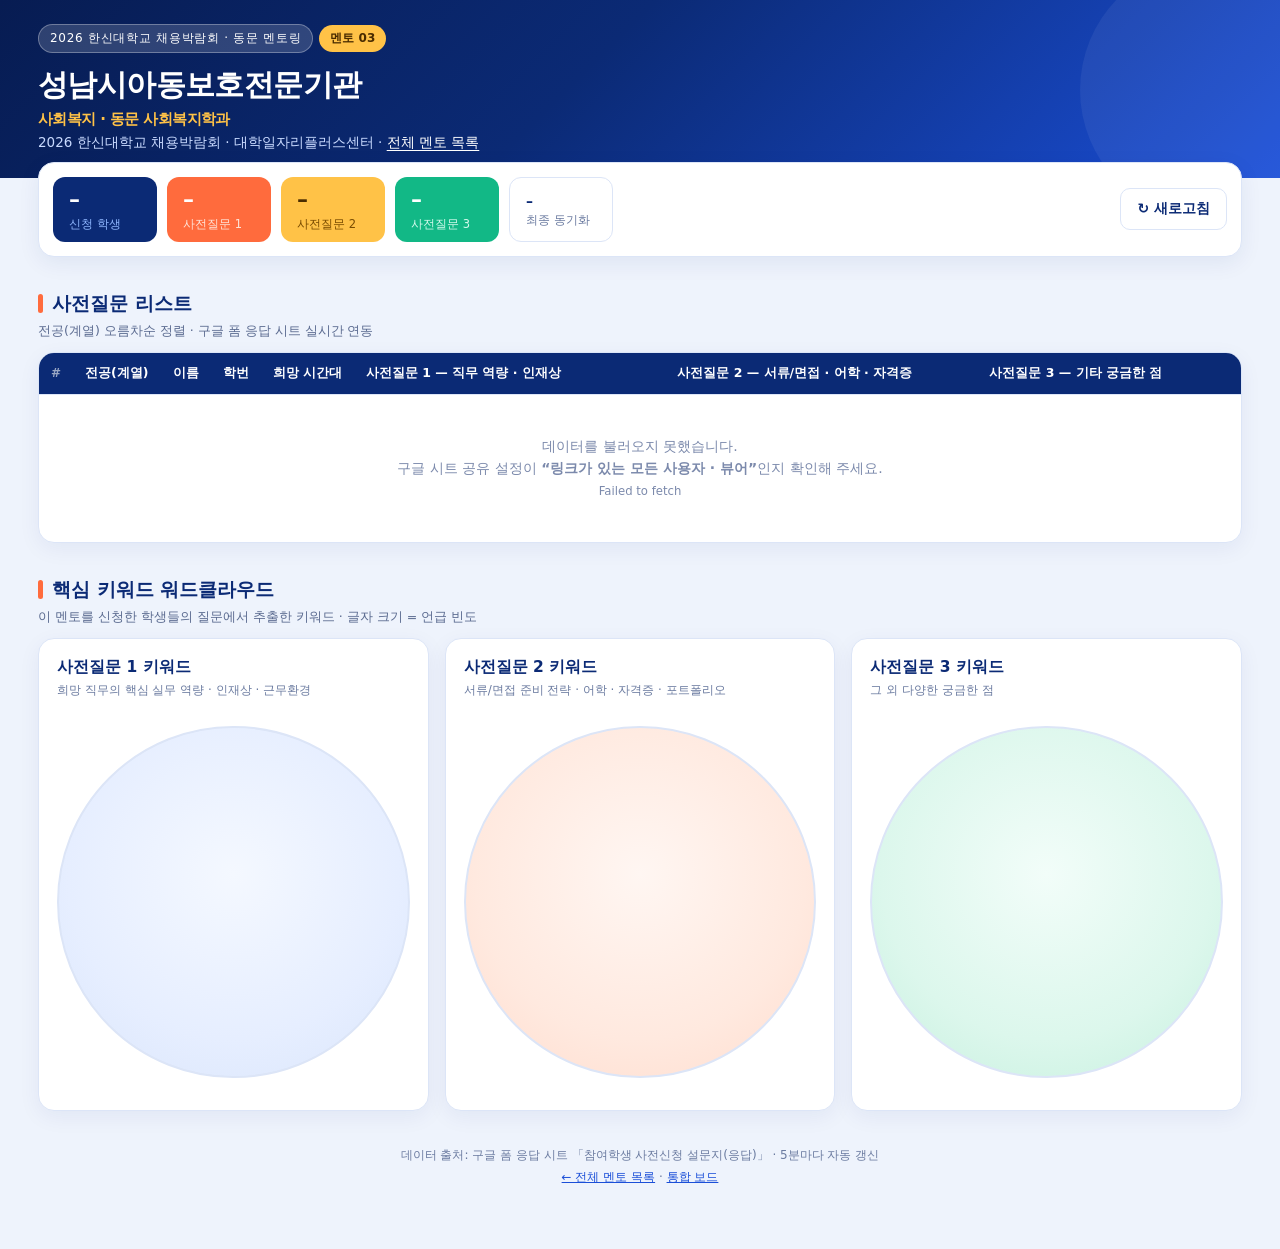
<file: c/03.html>
<!doctype html>
<html lang="ko">
<head>
<meta charset="utf-8">
<meta name="viewport" content="width=device-width, initial-scale=1">
<title>성남시아동보호전문기관 · 동문 멘토 사전질문 · 2026 한신대학교 채용박람회</title>
<meta name="robots" content="noindex">
<link rel="stylesheet" href="mentor.css">
</head>
<body data-mentor="성남시아동보호전문기관_사회복지_사회복지학과">
<header>
  <div class="hd">
    <span class="badge">2026 한신대학교 채용박람회 · 동문 멘토링</span><span class="booth">멘토 03</span>
    <h1>성남시아동보호전문기관<small>사회복지 · 동문 사회복지학과</small></h1>
    <div class="sub">2026 한신대학교 채용박람회 · 대학일자리플러스센터 · <a href="index.html">전체 멘토 목록</a></div>
  </div>
</header>

<div class="wrap">
  <div class="solo">
    <div class="stats">
      <div class="stat"><b id="s1">–</b><span>신청 학생</span></div>
      <div class="stat o"><b id="s2">–</b><span>사전질문 1</span></div>
      <div class="stat y"><b id="s3">–</b><span>사전질문 2</span></div>
      <div class="stat g"><b id="s5">–</b><span>사전질문 3</span></div>
      <div class="stat w"><b id="s4" style="font-size:14px;padding-top:5px">–</b><span>최종 동기화</span></div>
      <button id="reload">↻ 새로고침</button>
    </div>
  </div>

  <h2>사전질문 리스트</h2>
  <div class="note">전공(계열) 오름차순 정렬 · 구글 폼 응답 시트 실시간 연동</div>
  <div class="tablebox">
    <div class="scroll"><table>
      <thead><tr>
        <th class="idx">#</th><th>전공(계열)</th><th>이름</th><th>학번</th><th>희망 시간대</th>
        <th style="width:26%">사전질문 1 — 직무 역량 · 인재상</th>
        <th style="width:26%">사전질문 2 — 서류/면접 · 어학 · 자격증</th>
        <th style="width:22%">사전질문 3 — 기타 궁금한 점</th>
      </tr></thead>
      <tbody id="tb"><tr><td colspan="8" class="empty">데이터를 불러오는 중입니다…</td></tr></tbody>
    </table></div>
  </div>

  <h2>핵심 키워드 워드클라우드</h2>
  <div class="note">이 멘토를 신청한 학생들의 질문에서 추출한 키워드 · 글자 크기 = 언급 빈도</div>
  <div class="clouds">
    <div class="cloudcard">
      <h3>사전질문 1 키워드</h3>
      <div class="cap">희망 직무의 핵심 실무 역량 · 인재상 · 근무환경</div>
      <div class="circle" id="c1"></div>
      <div class="chips" id="k1"></div>
    </div>
    <div class="cloudcard q2">
      <h3>사전질문 2 키워드</h3>
      <div class="cap">서류/면접 준비 전략 · 어학 · 자격증 · 포트폴리오</div>
      <div class="circle q2" id="c2"></div>
      <div class="chips" id="k2"></div>
    </div>
    <div class="cloudcard q3">
      <h3>사전질문 3 키워드</h3>
      <div class="cap">그 외 다양한 궁금한 점</div>
      <div class="circle q3" id="c3"></div>
      <div class="chips" id="k3"></div>
    </div>
  </div>

  <footer>
    데이터 출처: 구글 폼 응답 시트 「참여학생 사전신청 설문지(응답)」 · 5분마다 자동 갱신<br>
    <a href="index.html">← 전체 멘토 목록</a> · <a href="../">통합 보드</a>
  </footer>
</div>
<script src="mentor.js"></script>
</body>
</html>
</file>
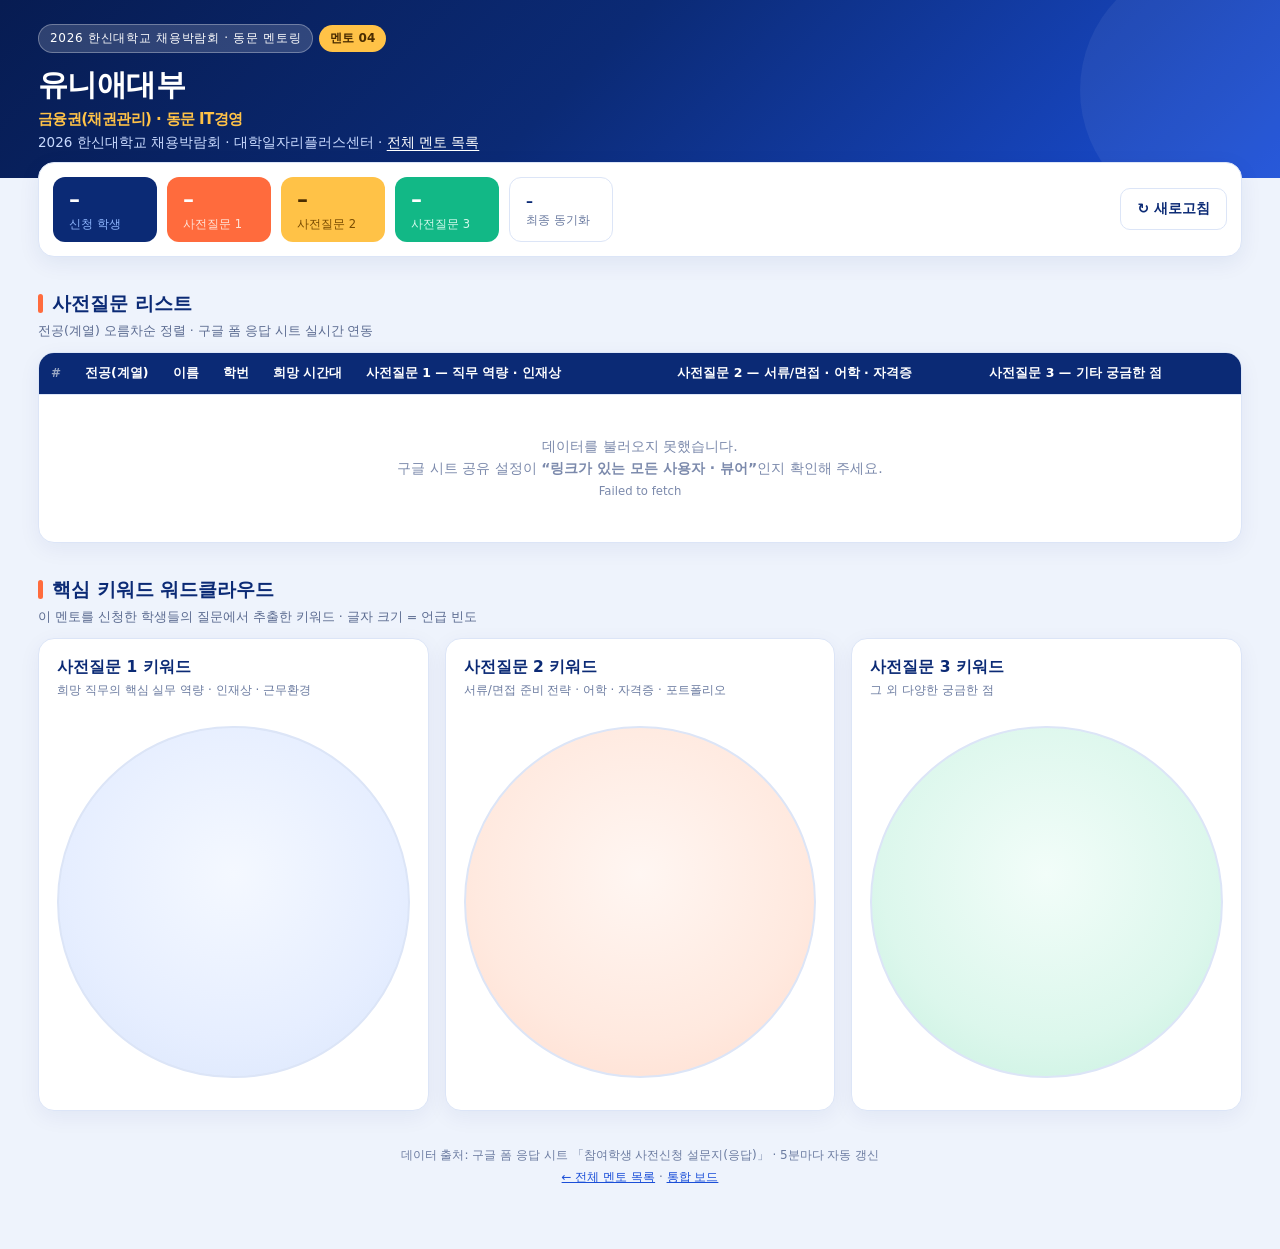
<file: c/04.html>
<!doctype html>
<html lang="ko">
<head>
<meta charset="utf-8">
<meta name="viewport" content="width=device-width, initial-scale=1">
<title>유니애대부 · 동문 멘토 사전질문 · 2026 한신대학교 채용박람회</title>
<meta name="robots" content="noindex">
<link rel="stylesheet" href="mentor.css">
</head>
<body data-mentor="유니애대부_금융권(채권관리)_IT경영">
<header>
  <div class="hd">
    <span class="badge">2026 한신대학교 채용박람회 · 동문 멘토링</span><span class="booth">멘토 04</span>
    <h1>유니애대부<small>금융권(채권관리) · 동문 IT경영</small></h1>
    <div class="sub">2026 한신대학교 채용박람회 · 대학일자리플러스센터 · <a href="index.html">전체 멘토 목록</a></div>
  </div>
</header>

<div class="wrap">
  <div class="solo">
    <div class="stats">
      <div class="stat"><b id="s1">–</b><span>신청 학생</span></div>
      <div class="stat o"><b id="s2">–</b><span>사전질문 1</span></div>
      <div class="stat y"><b id="s3">–</b><span>사전질문 2</span></div>
      <div class="stat g"><b id="s5">–</b><span>사전질문 3</span></div>
      <div class="stat w"><b id="s4" style="font-size:14px;padding-top:5px">–</b><span>최종 동기화</span></div>
      <button id="reload">↻ 새로고침</button>
    </div>
  </div>

  <h2>사전질문 리스트</h2>
  <div class="note">전공(계열) 오름차순 정렬 · 구글 폼 응답 시트 실시간 연동</div>
  <div class="tablebox">
    <div class="scroll"><table>
      <thead><tr>
        <th class="idx">#</th><th>전공(계열)</th><th>이름</th><th>학번</th><th>희망 시간대</th>
        <th style="width:26%">사전질문 1 — 직무 역량 · 인재상</th>
        <th style="width:26%">사전질문 2 — 서류/면접 · 어학 · 자격증</th>
        <th style="width:22%">사전질문 3 — 기타 궁금한 점</th>
      </tr></thead>
      <tbody id="tb"><tr><td colspan="8" class="empty">데이터를 불러오는 중입니다…</td></tr></tbody>
    </table></div>
  </div>

  <h2>핵심 키워드 워드클라우드</h2>
  <div class="note">이 멘토를 신청한 학생들의 질문에서 추출한 키워드 · 글자 크기 = 언급 빈도</div>
  <div class="clouds">
    <div class="cloudcard">
      <h3>사전질문 1 키워드</h3>
      <div class="cap">희망 직무의 핵심 실무 역량 · 인재상 · 근무환경</div>
      <div class="circle" id="c1"></div>
      <div class="chips" id="k1"></div>
    </div>
    <div class="cloudcard q2">
      <h3>사전질문 2 키워드</h3>
      <div class="cap">서류/면접 준비 전략 · 어학 · 자격증 · 포트폴리오</div>
      <div class="circle q2" id="c2"></div>
      <div class="chips" id="k2"></div>
    </div>
    <div class="cloudcard q3">
      <h3>사전질문 3 키워드</h3>
      <div class="cap">그 외 다양한 궁금한 점</div>
      <div class="circle q3" id="c3"></div>
      <div class="chips" id="k3"></div>
    </div>
  </div>

  <footer>
    데이터 출처: 구글 폼 응답 시트 「참여학생 사전신청 설문지(응답)」 · 5분마다 자동 갱신<br>
    <a href="index.html">← 전체 멘토 목록</a> · <a href="../">통합 보드</a>
  </footer>
</div>
<script src="mentor.js"></script>
</body>
</html>
</file>
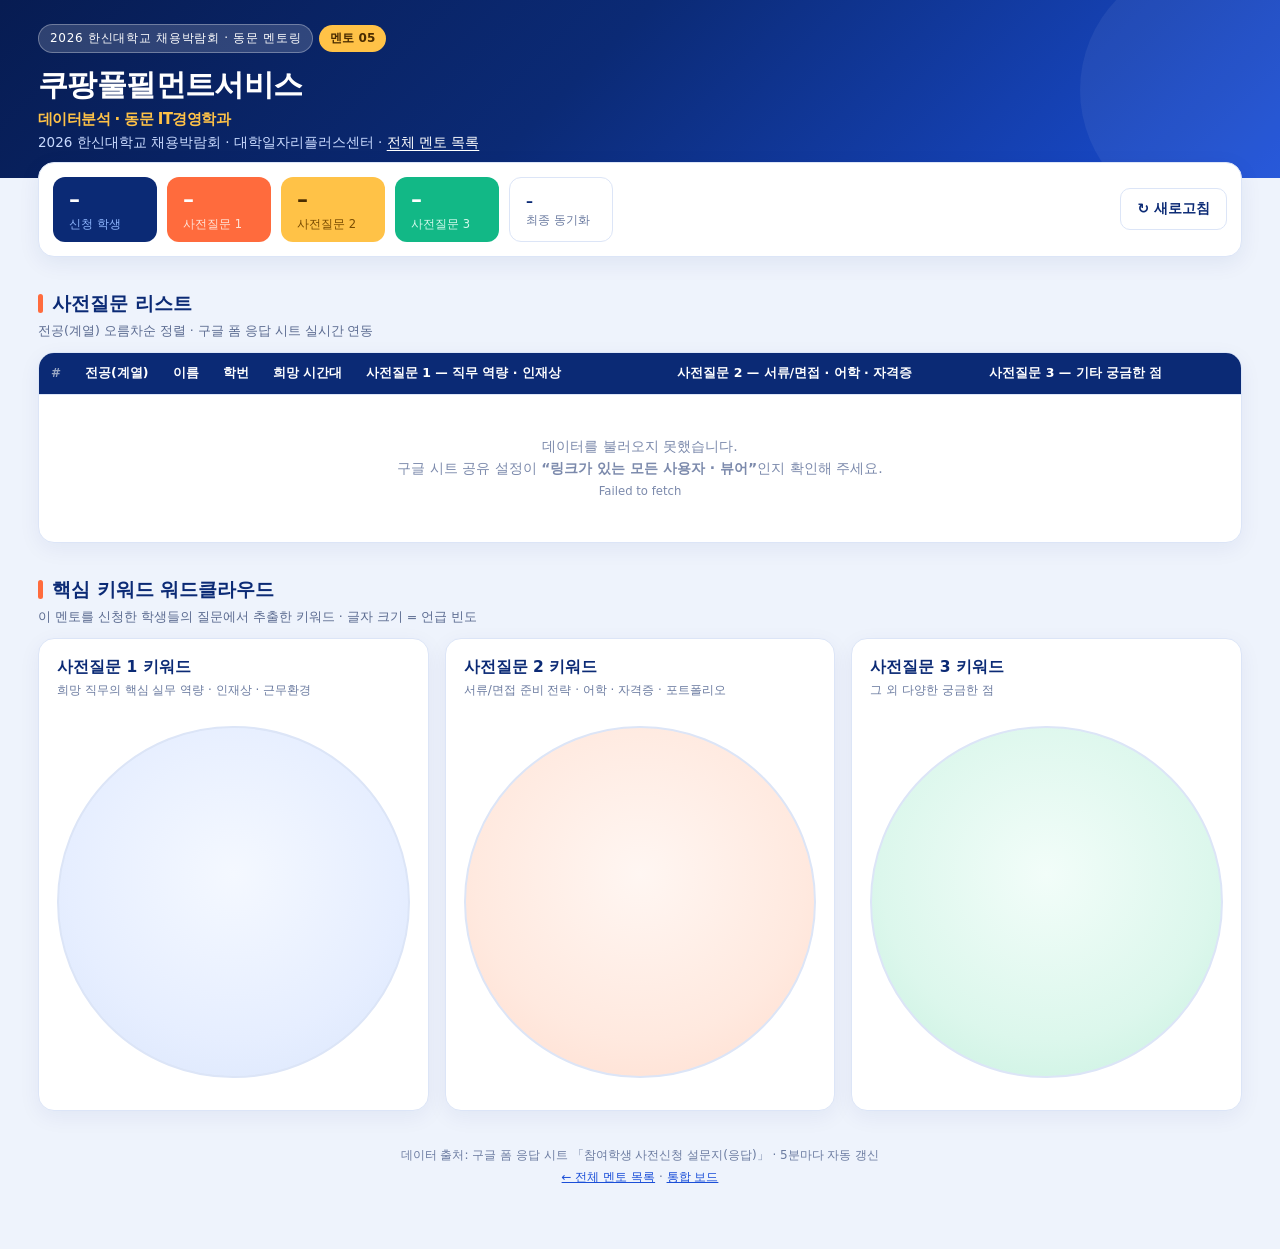
<file: c/05.html>
<!doctype html>
<html lang="ko">
<head>
<meta charset="utf-8">
<meta name="viewport" content="width=device-width, initial-scale=1">
<title>쿠팡풀필먼트서비스 · 동문 멘토 사전질문 · 2026 한신대학교 채용박람회</title>
<meta name="robots" content="noindex">
<link rel="stylesheet" href="mentor.css">
</head>
<body data-mentor="쿠팡풀필먼트서비스_데이터분석_IT경영학과">
<header>
  <div class="hd">
    <span class="badge">2026 한신대학교 채용박람회 · 동문 멘토링</span><span class="booth">멘토 05</span>
    <h1>쿠팡풀필먼트서비스<small>데이터분석 · 동문 IT경영학과</small></h1>
    <div class="sub">2026 한신대학교 채용박람회 · 대학일자리플러스센터 · <a href="index.html">전체 멘토 목록</a></div>
  </div>
</header>

<div class="wrap">
  <div class="solo">
    <div class="stats">
      <div class="stat"><b id="s1">–</b><span>신청 학생</span></div>
      <div class="stat o"><b id="s2">–</b><span>사전질문 1</span></div>
      <div class="stat y"><b id="s3">–</b><span>사전질문 2</span></div>
      <div class="stat g"><b id="s5">–</b><span>사전질문 3</span></div>
      <div class="stat w"><b id="s4" style="font-size:14px;padding-top:5px">–</b><span>최종 동기화</span></div>
      <button id="reload">↻ 새로고침</button>
    </div>
  </div>

  <h2>사전질문 리스트</h2>
  <div class="note">전공(계열) 오름차순 정렬 · 구글 폼 응답 시트 실시간 연동</div>
  <div class="tablebox">
    <div class="scroll"><table>
      <thead><tr>
        <th class="idx">#</th><th>전공(계열)</th><th>이름</th><th>학번</th><th>희망 시간대</th>
        <th style="width:26%">사전질문 1 — 직무 역량 · 인재상</th>
        <th style="width:26%">사전질문 2 — 서류/면접 · 어학 · 자격증</th>
        <th style="width:22%">사전질문 3 — 기타 궁금한 점</th>
      </tr></thead>
      <tbody id="tb"><tr><td colspan="8" class="empty">데이터를 불러오는 중입니다…</td></tr></tbody>
    </table></div>
  </div>

  <h2>핵심 키워드 워드클라우드</h2>
  <div class="note">이 멘토를 신청한 학생들의 질문에서 추출한 키워드 · 글자 크기 = 언급 빈도</div>
  <div class="clouds">
    <div class="cloudcard">
      <h3>사전질문 1 키워드</h3>
      <div class="cap">희망 직무의 핵심 실무 역량 · 인재상 · 근무환경</div>
      <div class="circle" id="c1"></div>
      <div class="chips" id="k1"></div>
    </div>
    <div class="cloudcard q2">
      <h3>사전질문 2 키워드</h3>
      <div class="cap">서류/면접 준비 전략 · 어학 · 자격증 · 포트폴리오</div>
      <div class="circle q2" id="c2"></div>
      <div class="chips" id="k2"></div>
    </div>
    <div class="cloudcard q3">
      <h3>사전질문 3 키워드</h3>
      <div class="cap">그 외 다양한 궁금한 점</div>
      <div class="circle q3" id="c3"></div>
      <div class="chips" id="k3"></div>
    </div>
  </div>

  <footer>
    데이터 출처: 구글 폼 응답 시트 「참여학생 사전신청 설문지(응답)」 · 5분마다 자동 갱신<br>
    <a href="index.html">← 전체 멘토 목록</a> · <a href="../">통합 보드</a>
  </footer>
</div>
<script src="mentor.js"></script>
</body>
</html>
</file>
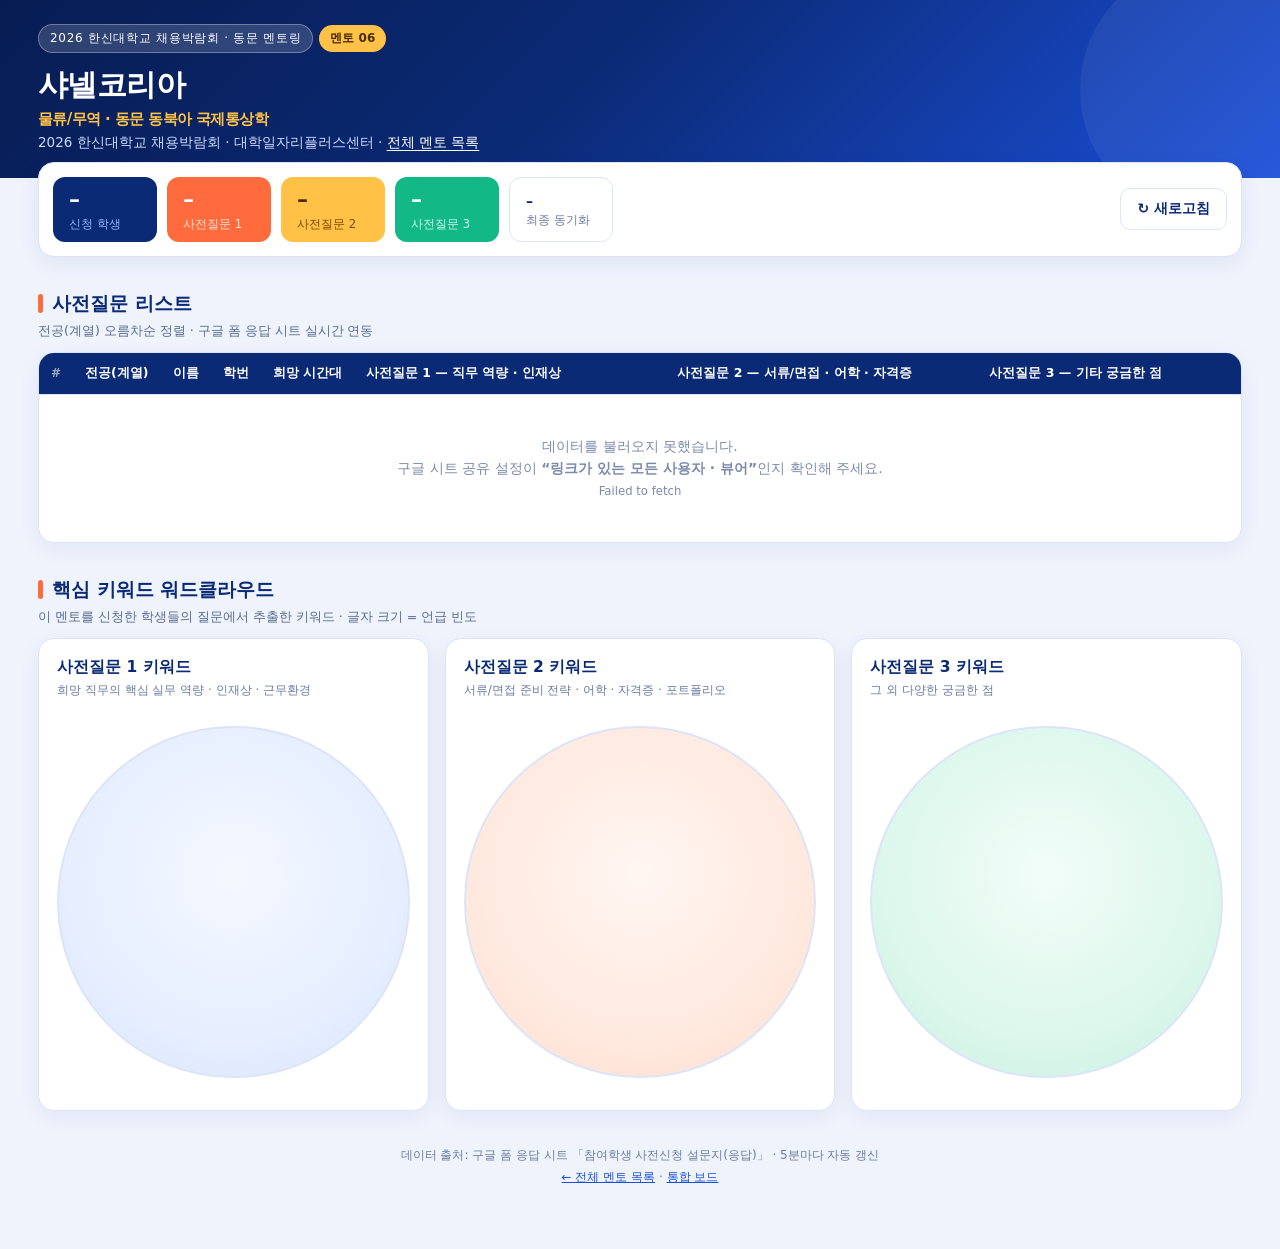
<file: c/06.html>
<!doctype html>
<html lang="ko">
<head>
<meta charset="utf-8">
<meta name="viewport" content="width=device-width, initial-scale=1">
<title>샤넬코리아 · 동문 멘토 사전질문 · 2026 한신대학교 채용박람회</title>
<meta name="robots" content="noindex">
<link rel="stylesheet" href="mentor.css">
</head>
<body data-mentor="샤넬코리아_물류/무역_동북아 국제통상학">
<header>
  <div class="hd">
    <span class="badge">2026 한신대학교 채용박람회 · 동문 멘토링</span><span class="booth">멘토 06</span>
    <h1>샤넬코리아<small>물류/무역 · 동문 동북아 국제통상학</small></h1>
    <div class="sub">2026 한신대학교 채용박람회 · 대학일자리플러스센터 · <a href="index.html">전체 멘토 목록</a></div>
  </div>
</header>

<div class="wrap">
  <div class="solo">
    <div class="stats">
      <div class="stat"><b id="s1">–</b><span>신청 학생</span></div>
      <div class="stat o"><b id="s2">–</b><span>사전질문 1</span></div>
      <div class="stat y"><b id="s3">–</b><span>사전질문 2</span></div>
      <div class="stat g"><b id="s5">–</b><span>사전질문 3</span></div>
      <div class="stat w"><b id="s4" style="font-size:14px;padding-top:5px">–</b><span>최종 동기화</span></div>
      <button id="reload">↻ 새로고침</button>
    </div>
  </div>

  <h2>사전질문 리스트</h2>
  <div class="note">전공(계열) 오름차순 정렬 · 구글 폼 응답 시트 실시간 연동</div>
  <div class="tablebox">
    <div class="scroll"><table>
      <thead><tr>
        <th class="idx">#</th><th>전공(계열)</th><th>이름</th><th>학번</th><th>희망 시간대</th>
        <th style="width:26%">사전질문 1 — 직무 역량 · 인재상</th>
        <th style="width:26%">사전질문 2 — 서류/면접 · 어학 · 자격증</th>
        <th style="width:22%">사전질문 3 — 기타 궁금한 점</th>
      </tr></thead>
      <tbody id="tb"><tr><td colspan="8" class="empty">데이터를 불러오는 중입니다…</td></tr></tbody>
    </table></div>
  </div>

  <h2>핵심 키워드 워드클라우드</h2>
  <div class="note">이 멘토를 신청한 학생들의 질문에서 추출한 키워드 · 글자 크기 = 언급 빈도</div>
  <div class="clouds">
    <div class="cloudcard">
      <h3>사전질문 1 키워드</h3>
      <div class="cap">희망 직무의 핵심 실무 역량 · 인재상 · 근무환경</div>
      <div class="circle" id="c1"></div>
      <div class="chips" id="k1"></div>
    </div>
    <div class="cloudcard q2">
      <h3>사전질문 2 키워드</h3>
      <div class="cap">서류/면접 준비 전략 · 어학 · 자격증 · 포트폴리오</div>
      <div class="circle q2" id="c2"></div>
      <div class="chips" id="k2"></div>
    </div>
    <div class="cloudcard q3">
      <h3>사전질문 3 키워드</h3>
      <div class="cap">그 외 다양한 궁금한 점</div>
      <div class="circle q3" id="c3"></div>
      <div class="chips" id="k3"></div>
    </div>
  </div>

  <footer>
    데이터 출처: 구글 폼 응답 시트 「참여학생 사전신청 설문지(응답)」 · 5분마다 자동 갱신<br>
    <a href="index.html">← 전체 멘토 목록</a> · <a href="../">통합 보드</a>
  </footer>
</div>
<script src="mentor.js"></script>
</body>
</html>
</file>
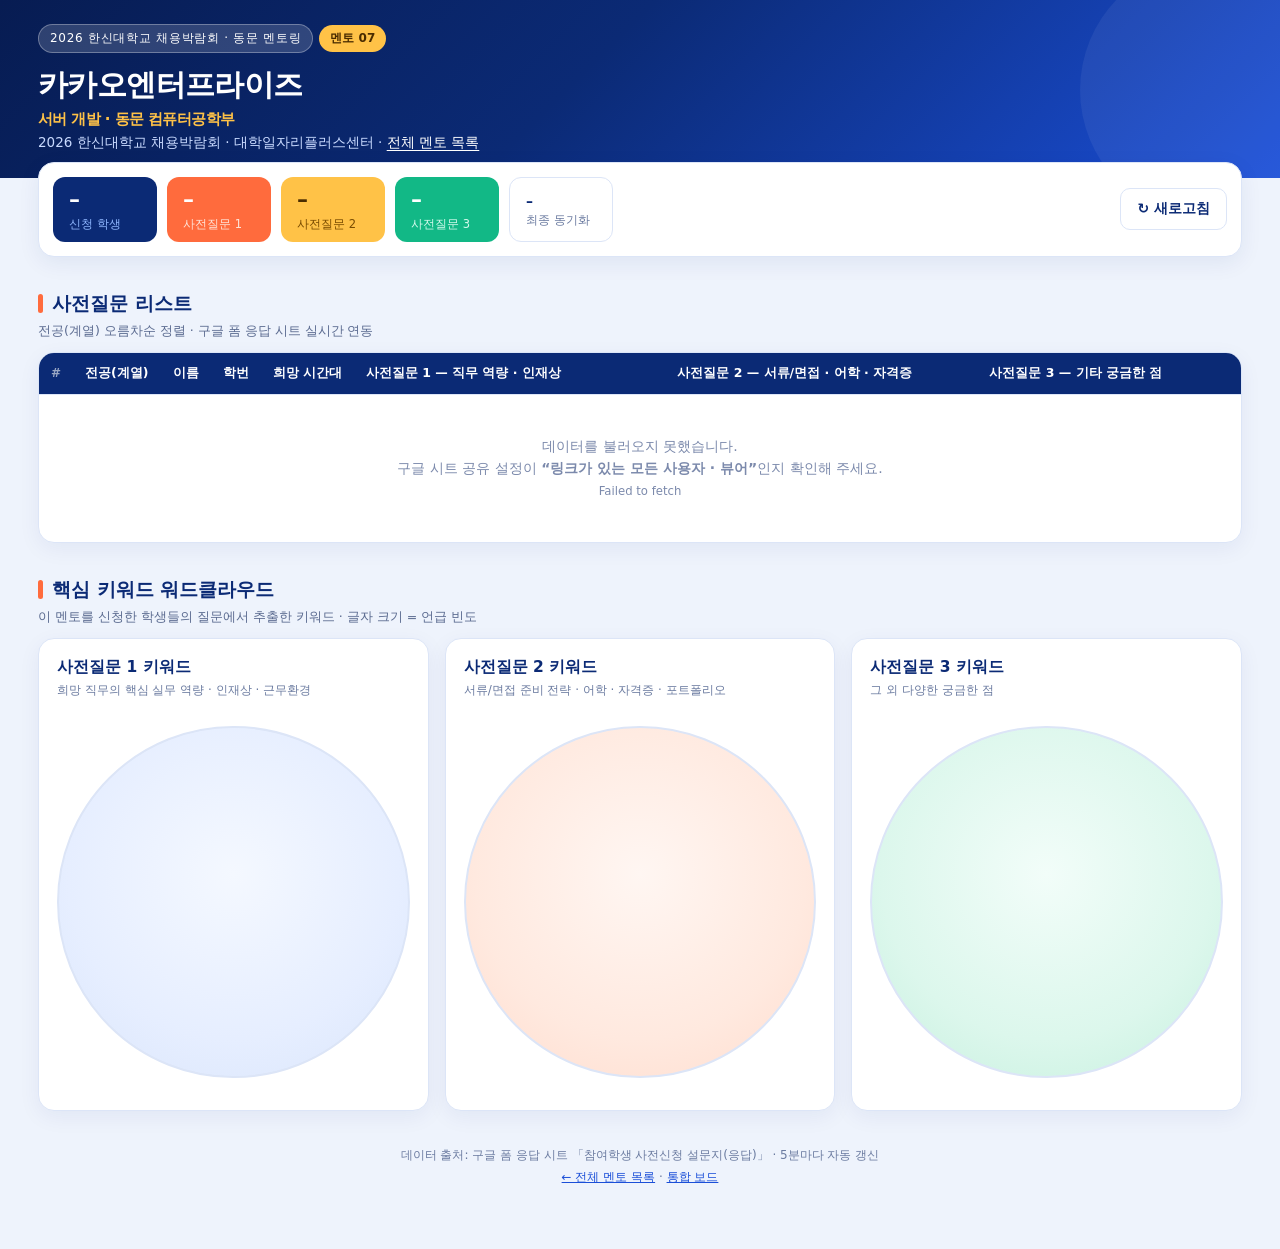
<file: c/07.html>
<!doctype html>
<html lang="ko">
<head>
<meta charset="utf-8">
<meta name="viewport" content="width=device-width, initial-scale=1">
<title>카카오엔터프라이즈 · 동문 멘토 사전질문 · 2026 한신대학교 채용박람회</title>
<meta name="robots" content="noindex">
<link rel="stylesheet" href="mentor.css">
</head>
<body data-mentor="카카오엔터프라이즈_서버 개발_컴퓨터공학부">
<header>
  <div class="hd">
    <span class="badge">2026 한신대학교 채용박람회 · 동문 멘토링</span><span class="booth">멘토 07</span>
    <h1>카카오엔터프라이즈<small>서버 개발 · 동문 컴퓨터공학부</small></h1>
    <div class="sub">2026 한신대학교 채용박람회 · 대학일자리플러스센터 · <a href="index.html">전체 멘토 목록</a></div>
  </div>
</header>

<div class="wrap">
  <div class="solo">
    <div class="stats">
      <div class="stat"><b id="s1">–</b><span>신청 학생</span></div>
      <div class="stat o"><b id="s2">–</b><span>사전질문 1</span></div>
      <div class="stat y"><b id="s3">–</b><span>사전질문 2</span></div>
      <div class="stat g"><b id="s5">–</b><span>사전질문 3</span></div>
      <div class="stat w"><b id="s4" style="font-size:14px;padding-top:5px">–</b><span>최종 동기화</span></div>
      <button id="reload">↻ 새로고침</button>
    </div>
  </div>

  <h2>사전질문 리스트</h2>
  <div class="note">전공(계열) 오름차순 정렬 · 구글 폼 응답 시트 실시간 연동</div>
  <div class="tablebox">
    <div class="scroll"><table>
      <thead><tr>
        <th class="idx">#</th><th>전공(계열)</th><th>이름</th><th>학번</th><th>희망 시간대</th>
        <th style="width:26%">사전질문 1 — 직무 역량 · 인재상</th>
        <th style="width:26%">사전질문 2 — 서류/면접 · 어학 · 자격증</th>
        <th style="width:22%">사전질문 3 — 기타 궁금한 점</th>
      </tr></thead>
      <tbody id="tb"><tr><td colspan="8" class="empty">데이터를 불러오는 중입니다…</td></tr></tbody>
    </table></div>
  </div>

  <h2>핵심 키워드 워드클라우드</h2>
  <div class="note">이 멘토를 신청한 학생들의 질문에서 추출한 키워드 · 글자 크기 = 언급 빈도</div>
  <div class="clouds">
    <div class="cloudcard">
      <h3>사전질문 1 키워드</h3>
      <div class="cap">희망 직무의 핵심 실무 역량 · 인재상 · 근무환경</div>
      <div class="circle" id="c1"></div>
      <div class="chips" id="k1"></div>
    </div>
    <div class="cloudcard q2">
      <h3>사전질문 2 키워드</h3>
      <div class="cap">서류/면접 준비 전략 · 어학 · 자격증 · 포트폴리오</div>
      <div class="circle q2" id="c2"></div>
      <div class="chips" id="k2"></div>
    </div>
    <div class="cloudcard q3">
      <h3>사전질문 3 키워드</h3>
      <div class="cap">그 외 다양한 궁금한 점</div>
      <div class="circle q3" id="c3"></div>
      <div class="chips" id="k3"></div>
    </div>
  </div>

  <footer>
    데이터 출처: 구글 폼 응답 시트 「참여학생 사전신청 설문지(응답)」 · 5분마다 자동 갱신<br>
    <a href="index.html">← 전체 멘토 목록</a> · <a href="../">통합 보드</a>
  </footer>
</div>
<script src="mentor.js"></script>
</body>
</html>
</file>
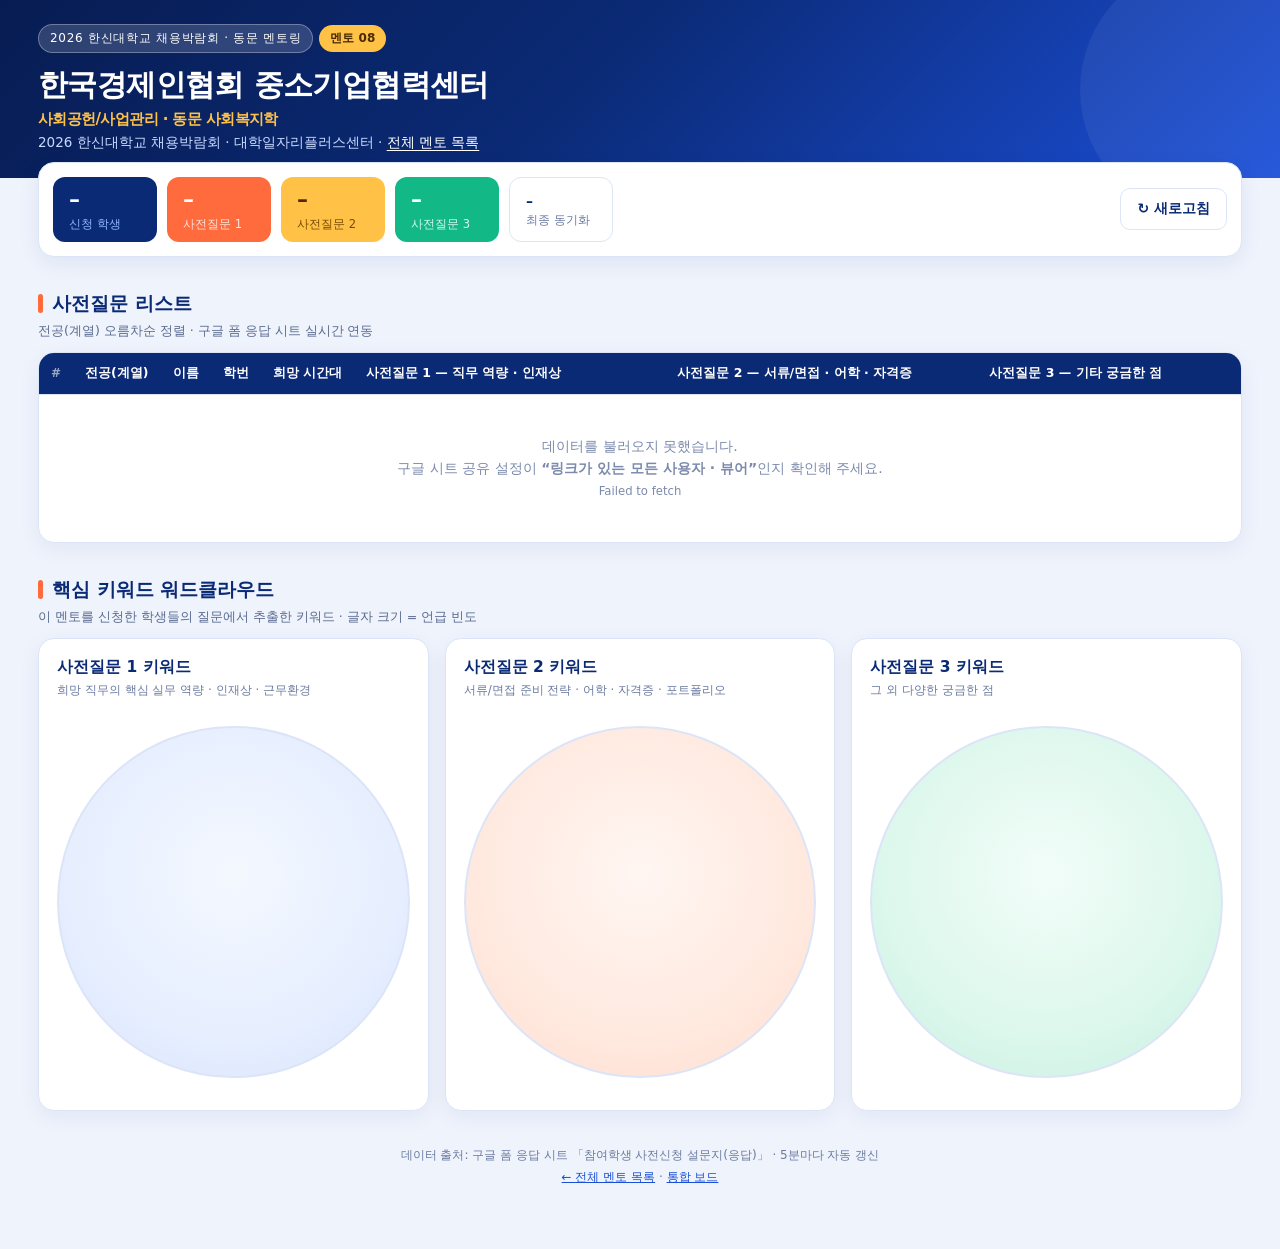
<file: c/08.html>
<!doctype html>
<html lang="ko">
<head>
<meta charset="utf-8">
<meta name="viewport" content="width=device-width, initial-scale=1">
<title>한국경제인협회 중소기업협력센터 · 동문 멘토 사전질문 · 2026 한신대학교 채용박람회</title>
<meta name="robots" content="noindex">
<link rel="stylesheet" href="mentor.css">
</head>
<body data-mentor="한국경제인협회 중소기업협력센터_사회공헌/사업관리_사회복지학">
<header>
  <div class="hd">
    <span class="badge">2026 한신대학교 채용박람회 · 동문 멘토링</span><span class="booth">멘토 08</span>
    <h1>한국경제인협회 중소기업협력센터<small>사회공헌/사업관리 · 동문 사회복지학</small></h1>
    <div class="sub">2026 한신대학교 채용박람회 · 대학일자리플러스센터 · <a href="index.html">전체 멘토 목록</a></div>
  </div>
</header>

<div class="wrap">
  <div class="solo">
    <div class="stats">
      <div class="stat"><b id="s1">–</b><span>신청 학생</span></div>
      <div class="stat o"><b id="s2">–</b><span>사전질문 1</span></div>
      <div class="stat y"><b id="s3">–</b><span>사전질문 2</span></div>
      <div class="stat g"><b id="s5">–</b><span>사전질문 3</span></div>
      <div class="stat w"><b id="s4" style="font-size:14px;padding-top:5px">–</b><span>최종 동기화</span></div>
      <button id="reload">↻ 새로고침</button>
    </div>
  </div>

  <h2>사전질문 리스트</h2>
  <div class="note">전공(계열) 오름차순 정렬 · 구글 폼 응답 시트 실시간 연동</div>
  <div class="tablebox">
    <div class="scroll"><table>
      <thead><tr>
        <th class="idx">#</th><th>전공(계열)</th><th>이름</th><th>학번</th><th>희망 시간대</th>
        <th style="width:26%">사전질문 1 — 직무 역량 · 인재상</th>
        <th style="width:26%">사전질문 2 — 서류/면접 · 어학 · 자격증</th>
        <th style="width:22%">사전질문 3 — 기타 궁금한 점</th>
      </tr></thead>
      <tbody id="tb"><tr><td colspan="8" class="empty">데이터를 불러오는 중입니다…</td></tr></tbody>
    </table></div>
  </div>

  <h2>핵심 키워드 워드클라우드</h2>
  <div class="note">이 멘토를 신청한 학생들의 질문에서 추출한 키워드 · 글자 크기 = 언급 빈도</div>
  <div class="clouds">
    <div class="cloudcard">
      <h3>사전질문 1 키워드</h3>
      <div class="cap">희망 직무의 핵심 실무 역량 · 인재상 · 근무환경</div>
      <div class="circle" id="c1"></div>
      <div class="chips" id="k1"></div>
    </div>
    <div class="cloudcard q2">
      <h3>사전질문 2 키워드</h3>
      <div class="cap">서류/면접 준비 전략 · 어학 · 자격증 · 포트폴리오</div>
      <div class="circle q2" id="c2"></div>
      <div class="chips" id="k2"></div>
    </div>
    <div class="cloudcard q3">
      <h3>사전질문 3 키워드</h3>
      <div class="cap">그 외 다양한 궁금한 점</div>
      <div class="circle q3" id="c3"></div>
      <div class="chips" id="k3"></div>
    </div>
  </div>

  <footer>
    데이터 출처: 구글 폼 응답 시트 「참여학생 사전신청 설문지(응답)」 · 5분마다 자동 갱신<br>
    <a href="index.html">← 전체 멘토 목록</a> · <a href="../">통합 보드</a>
  </footer>
</div>
<script src="mentor.js"></script>
</body>
</html>
</file>
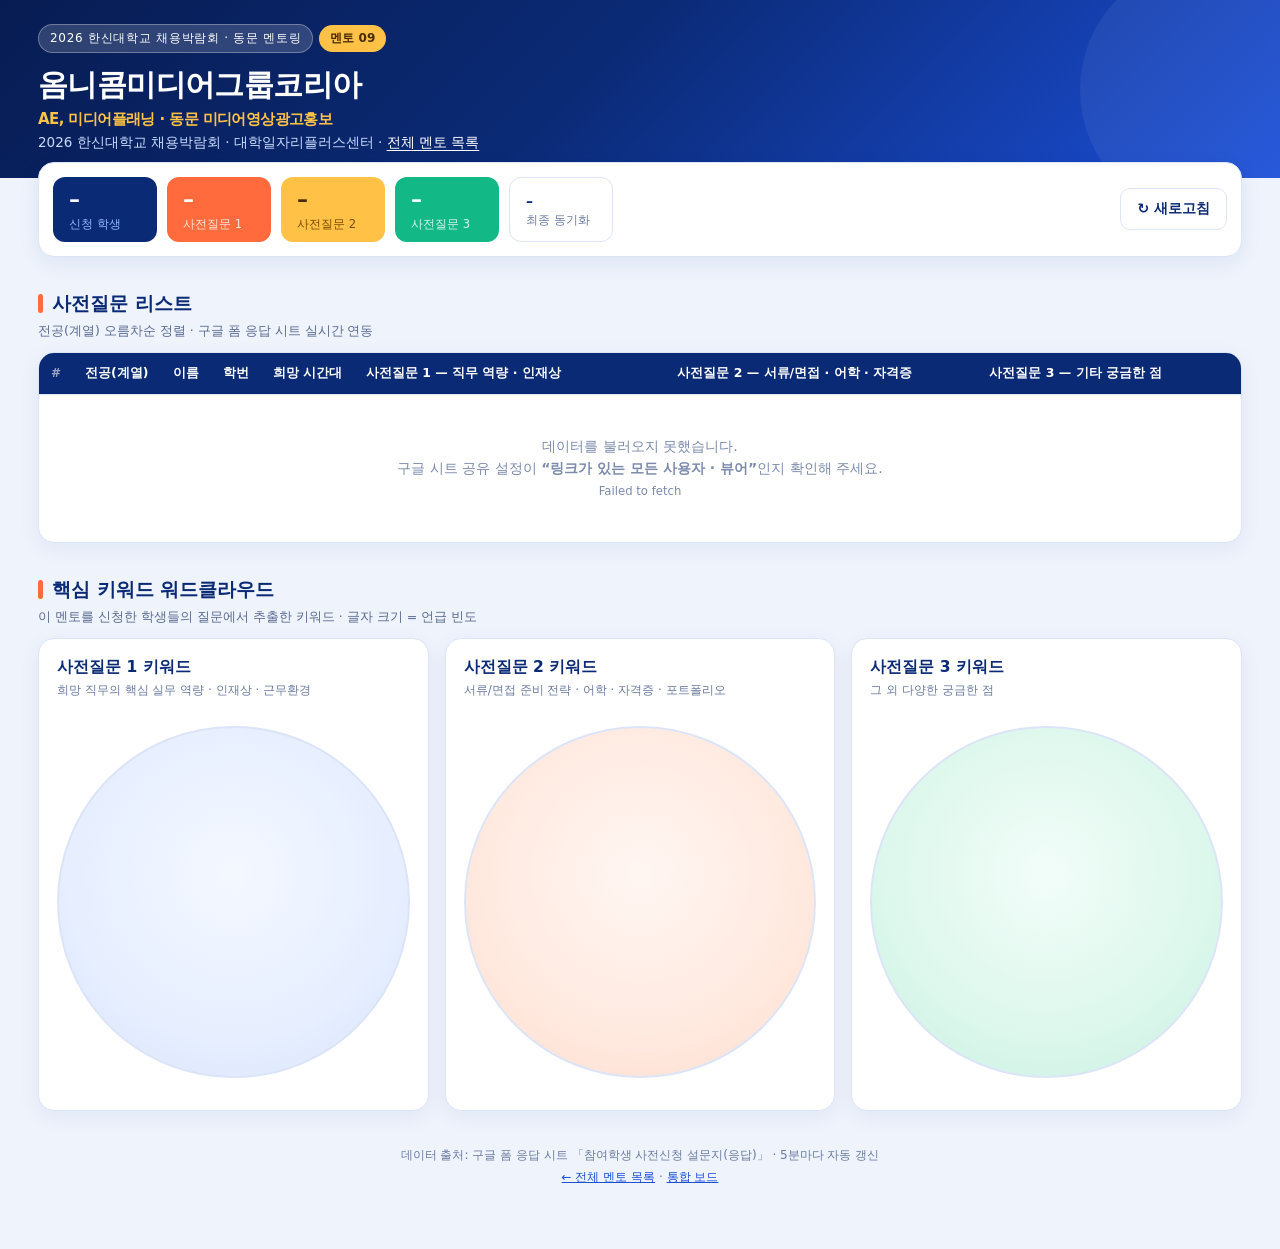
<file: c/09.html>
<!doctype html>
<html lang="ko">
<head>
<meta charset="utf-8">
<meta name="viewport" content="width=device-width, initial-scale=1">
<title>옴니콤미디어그룹코리아 · 동문 멘토 사전질문 · 2026 한신대학교 채용박람회</title>
<meta name="robots" content="noindex">
<link rel="stylesheet" href="mentor.css">
</head>
<body data-mentor="옴니콤미디어그룹코리아_AE, 미디어플래닝_미디어영상광고홍보">
<header>
  <div class="hd">
    <span class="badge">2026 한신대학교 채용박람회 · 동문 멘토링</span><span class="booth">멘토 09</span>
    <h1>옴니콤미디어그룹코리아<small>AE, 미디어플래닝 · 동문 미디어영상광고홍보</small></h1>
    <div class="sub">2026 한신대학교 채용박람회 · 대학일자리플러스센터 · <a href="index.html">전체 멘토 목록</a></div>
  </div>
</header>

<div class="wrap">
  <div class="solo">
    <div class="stats">
      <div class="stat"><b id="s1">–</b><span>신청 학생</span></div>
      <div class="stat o"><b id="s2">–</b><span>사전질문 1</span></div>
      <div class="stat y"><b id="s3">–</b><span>사전질문 2</span></div>
      <div class="stat g"><b id="s5">–</b><span>사전질문 3</span></div>
      <div class="stat w"><b id="s4" style="font-size:14px;padding-top:5px">–</b><span>최종 동기화</span></div>
      <button id="reload">↻ 새로고침</button>
    </div>
  </div>

  <h2>사전질문 리스트</h2>
  <div class="note">전공(계열) 오름차순 정렬 · 구글 폼 응답 시트 실시간 연동</div>
  <div class="tablebox">
    <div class="scroll"><table>
      <thead><tr>
        <th class="idx">#</th><th>전공(계열)</th><th>이름</th><th>학번</th><th>희망 시간대</th>
        <th style="width:26%">사전질문 1 — 직무 역량 · 인재상</th>
        <th style="width:26%">사전질문 2 — 서류/면접 · 어학 · 자격증</th>
        <th style="width:22%">사전질문 3 — 기타 궁금한 점</th>
      </tr></thead>
      <tbody id="tb"><tr><td colspan="8" class="empty">데이터를 불러오는 중입니다…</td></tr></tbody>
    </table></div>
  </div>

  <h2>핵심 키워드 워드클라우드</h2>
  <div class="note">이 멘토를 신청한 학생들의 질문에서 추출한 키워드 · 글자 크기 = 언급 빈도</div>
  <div class="clouds">
    <div class="cloudcard">
      <h3>사전질문 1 키워드</h3>
      <div class="cap">희망 직무의 핵심 실무 역량 · 인재상 · 근무환경</div>
      <div class="circle" id="c1"></div>
      <div class="chips" id="k1"></div>
    </div>
    <div class="cloudcard q2">
      <h3>사전질문 2 키워드</h3>
      <div class="cap">서류/면접 준비 전략 · 어학 · 자격증 · 포트폴리오</div>
      <div class="circle q2" id="c2"></div>
      <div class="chips" id="k2"></div>
    </div>
    <div class="cloudcard q3">
      <h3>사전질문 3 키워드</h3>
      <div class="cap">그 외 다양한 궁금한 점</div>
      <div class="circle q3" id="c3"></div>
      <div class="chips" id="k3"></div>
    </div>
  </div>

  <footer>
    데이터 출처: 구글 폼 응답 시트 「참여학생 사전신청 설문지(응답)」 · 5분마다 자동 갱신<br>
    <a href="index.html">← 전체 멘토 목록</a> · <a href="../">통합 보드</a>
  </footer>
</div>
<script src="mentor.js"></script>
</body>
</html>
</file>
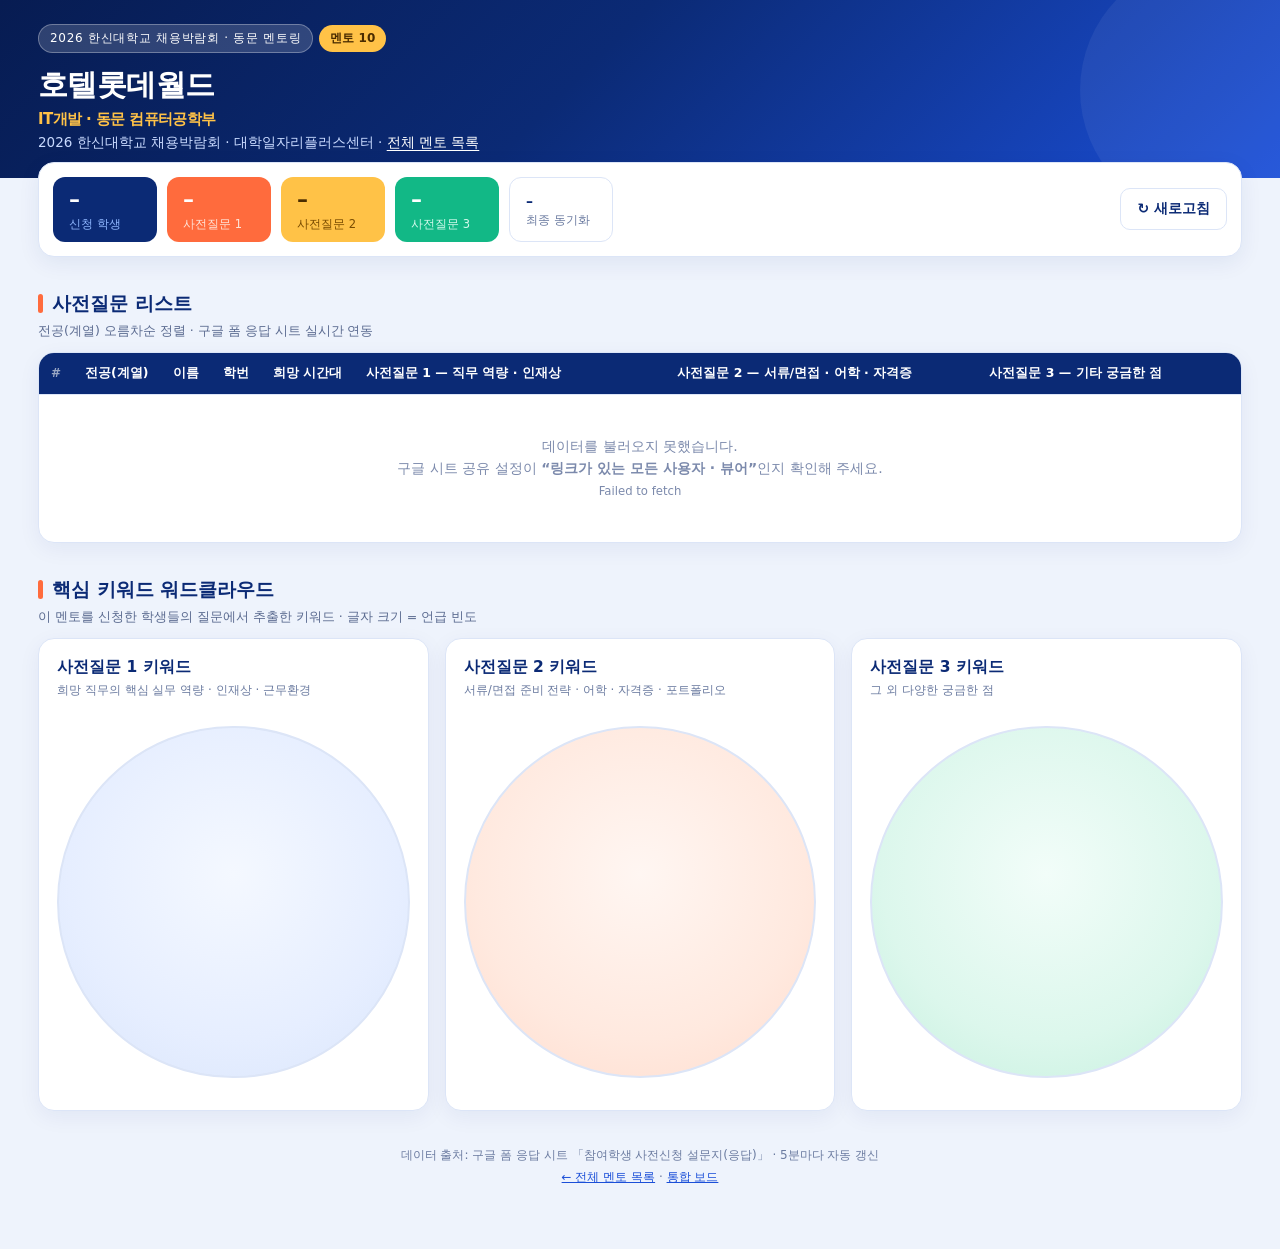
<file: c/10.html>
<!doctype html>
<html lang="ko">
<head>
<meta charset="utf-8">
<meta name="viewport" content="width=device-width, initial-scale=1">
<title>호텔롯데월드 · 동문 멘토 사전질문 · 2026 한신대학교 채용박람회</title>
<meta name="robots" content="noindex">
<link rel="stylesheet" href="mentor.css">
</head>
<body data-mentor="호텔롯데월드_IT개발_컴퓨터공학부">
<header>
  <div class="hd">
    <span class="badge">2026 한신대학교 채용박람회 · 동문 멘토링</span><span class="booth">멘토 10</span>
    <h1>호텔롯데월드<small>IT개발 · 동문 컴퓨터공학부</small></h1>
    <div class="sub">2026 한신대학교 채용박람회 · 대학일자리플러스센터 · <a href="index.html">전체 멘토 목록</a></div>
  </div>
</header>

<div class="wrap">
  <div class="solo">
    <div class="stats">
      <div class="stat"><b id="s1">–</b><span>신청 학생</span></div>
      <div class="stat o"><b id="s2">–</b><span>사전질문 1</span></div>
      <div class="stat y"><b id="s3">–</b><span>사전질문 2</span></div>
      <div class="stat g"><b id="s5">–</b><span>사전질문 3</span></div>
      <div class="stat w"><b id="s4" style="font-size:14px;padding-top:5px">–</b><span>최종 동기화</span></div>
      <button id="reload">↻ 새로고침</button>
    </div>
  </div>

  <h2>사전질문 리스트</h2>
  <div class="note">전공(계열) 오름차순 정렬 · 구글 폼 응답 시트 실시간 연동</div>
  <div class="tablebox">
    <div class="scroll"><table>
      <thead><tr>
        <th class="idx">#</th><th>전공(계열)</th><th>이름</th><th>학번</th><th>희망 시간대</th>
        <th style="width:26%">사전질문 1 — 직무 역량 · 인재상</th>
        <th style="width:26%">사전질문 2 — 서류/면접 · 어학 · 자격증</th>
        <th style="width:22%">사전질문 3 — 기타 궁금한 점</th>
      </tr></thead>
      <tbody id="tb"><tr><td colspan="8" class="empty">데이터를 불러오는 중입니다…</td></tr></tbody>
    </table></div>
  </div>

  <h2>핵심 키워드 워드클라우드</h2>
  <div class="note">이 멘토를 신청한 학생들의 질문에서 추출한 키워드 · 글자 크기 = 언급 빈도</div>
  <div class="clouds">
    <div class="cloudcard">
      <h3>사전질문 1 키워드</h3>
      <div class="cap">희망 직무의 핵심 실무 역량 · 인재상 · 근무환경</div>
      <div class="circle" id="c1"></div>
      <div class="chips" id="k1"></div>
    </div>
    <div class="cloudcard q2">
      <h3>사전질문 2 키워드</h3>
      <div class="cap">서류/면접 준비 전략 · 어학 · 자격증 · 포트폴리오</div>
      <div class="circle q2" id="c2"></div>
      <div class="chips" id="k2"></div>
    </div>
    <div class="cloudcard q3">
      <h3>사전질문 3 키워드</h3>
      <div class="cap">그 외 다양한 궁금한 점</div>
      <div class="circle q3" id="c3"></div>
      <div class="chips" id="k3"></div>
    </div>
  </div>

  <footer>
    데이터 출처: 구글 폼 응답 시트 「참여학생 사전신청 설문지(응답)」 · 5분마다 자동 갱신<br>
    <a href="index.html">← 전체 멘토 목록</a> · <a href="../">통합 보드</a>
  </footer>
</div>
<script src="mentor.js"></script>
</body>
</html>
</file>
<file: c/mentor.css>
:root{
  --navy:#0b2a75; --navy-d:#071c52; --blue:#1b4fd8; --blue-l:#3d74ff;
  --sky:#8fb7ff; --ink:#0d1b3e; --line:#dce5f7; --bg:#eef3fc;
  --accent:#ff6b3d; --accent2:#ffc247; --accent3:#12b886;
}
*{box-sizing:border-box}
body{margin:0;background:var(--bg);color:var(--ink);
  font-family:"Pretendard","Malgun Gothic","맑은 고딕",-apple-system,system-ui,sans-serif}
.wrap{max-width:1240px;margin:0 auto;padding:0 18px 60px}

header{background:linear-gradient(135deg,var(--navy-d) 0%,var(--navy) 45%,var(--blue) 100%);
  color:#fff;padding:24px 0 26px;position:relative;overflow:hidden}
header:after{content:"";position:absolute;right:-60px;top:-40px;width:260px;height:260px;
  border-radius:50%;background:rgba(255,255,255,.06)}
.hd{max-width:1240px;margin:0 auto;padding:0 18px;position:relative;z-index:1}
.badge{display:inline-block;font-size:12px;letter-spacing:.06em;background:rgba(255,255,255,.16);
  border:1px solid rgba(255,255,255,.3);padding:5px 11px;border-radius:999px}
.booth{display:inline-block;background:var(--accent2);color:#4a2c00;font-weight:800;
  font-size:12px;padding:5px 11px;border-radius:999px;margin-left:6px}
h1{margin:13px 0 6px;font-size:30px;font-weight:800;letter-spacing:-.02em;line-height:1.25}
h1 b{color:var(--accent2)}
h1 small{display:block;font-size:15px;font-weight:600;color:var(--accent2);margin-top:6px}
.sub{font-size:13.5px;color:#c9daff}
.sub a{color:#fff;text-decoration:underline;text-underline-offset:3px}

.panel{background:#fff;border:1px solid var(--line);border-radius:16px;
  box-shadow:0 6px 22px rgba(11,42,117,.07);padding:16px;margin-top:-16px;position:relative;z-index:2}
.ctrl{display:flex;gap:10px;flex-wrap:wrap;align-items:flex-end}
.field{flex:1;min-width:250px}
label{display:block;font-size:12px;font-weight:700;color:var(--navy);margin-bottom:6px}
select,input[type=search]{width:100%;padding:11px 12px;border:1.5px solid var(--line);
  border-radius:10px;font-size:14.5px;font-family:inherit;background:#fbfcff;color:var(--ink)}
select:focus,input:focus{outline:none;border-color:var(--blue-l);background:#fff}
button{padding:11px 16px;border:1.5px solid var(--line);border-radius:10px;background:#fff;
  color:var(--navy);font-weight:700;font-size:14px;cursor:pointer;font-family:inherit}
button:hover{border-color:var(--blue-l);color:var(--blue)}

.stats{display:flex;gap:10px;flex-wrap:wrap;margin-top:14px}
.panel .stats{margin-top:14px}
.solo{background:#fff;border:1px solid var(--line);border-radius:16px;
  box-shadow:0 6px 22px rgba(11,42,117,.07);padding:14px;margin-top:-16px;position:relative;z-index:2}
.solo .stats{margin-top:0}
.stat{background:var(--navy);color:#fff;border-radius:12px;padding:10px 16px;min-width:104px}
.stat b{display:block;font-size:22px;line-height:1.15}
.stat span{font-size:11.5px;color:var(--sky)}
.stat.o{background:var(--accent)}.stat.o span{color:#ffe2d6}
.stat.y{background:var(--accent2);color:#4a2c00}.stat.y span{color:#7a4c00}
.stat.g{background:var(--accent3)}.stat.g span{color:#d3f9ec}
.stat.w{background:#fff;color:var(--navy);border:1.5px solid var(--line)}
.stat.w span{color:#6b7ba0}
.stats button{margin-left:auto;align-self:center}

h2{font-size:19px;margin:34px 0 12px;color:var(--navy);display:flex;align-items:center;gap:9px}
h2:before{content:"";width:5px;height:19px;background:var(--accent);border-radius:3px}
.note{font-size:12.5px;color:#5b6b90;margin:-6px 0 12px}

.tablebox{background:#fff;border:1px solid var(--line);border-radius:16px;overflow:hidden;
  box-shadow:0 6px 22px rgba(11,42,117,.06)}
.scroll{overflow-x:auto}
table{width:100%;border-collapse:collapse;font-size:13.5px;min-width:900px}
thead th{background:var(--navy);color:#fff;text-align:left;padding:12px;font-weight:700;
  font-size:12.5px;white-space:nowrap;position:sticky;top:0}
tbody td{padding:12px;border-top:1px solid var(--line);vertical-align:top;
  white-space:pre-wrap;line-height:1.6;word-break:break-word}
tbody tr:nth-child(even){background:#f7faff}
td.dept{font-weight:700;color:var(--navy);white-space:nowrap}
td.meta{white-space:nowrap;color:#44557f}
td.q1{background:rgba(27,79,216,.04)}
td.q2{background:rgba(255,107,61,.05)}
td.q3{background:rgba(18,184,134,.06)}
.no{color:#9aa7c4}
.idx{color:#9aa7c4;font-size:12px;width:34px}

.clouds{display:grid;grid-template-columns:repeat(3,1fr);gap:16px}
@media(max-width:1000px){.clouds{grid-template-columns:1fr}}
.cloudcard{background:#fff;border:1px solid var(--line);border-radius:16px;padding:18px;
  box-shadow:0 6px 22px rgba(11,42,117,.06)}
.cloudcard h3{margin:0 0 4px;font-size:15.5px;color:var(--navy)}
.cloudcard .cap{font-size:12px;color:#6b7ba0;margin-bottom:12px;min-height:32px}
.circle{position:relative;width:100%;aspect-ratio:1/1;border-radius:50%;overflow:hidden;
  background:radial-gradient(circle at 50% 42%,#f4f8ff 0%,#e6eeff 62%,#d9e5fb 100%);
  border:2px solid var(--line)}
.circle.q2{background:radial-gradient(circle at 50% 42%,#fff6f2 0%,#ffe9df 62%,#ffdccd 100%)}
.circle.q3{background:radial-gradient(circle at 50% 42%,#f2fdf9 0%,#dcf7ec 62%,#c5f0de 100%)}
.circle span{position:absolute;white-space:nowrap;font-weight:800;line-height:1;
  transform:translate(-50%,-50%);cursor:default}
.circle span:hover{opacity:.6}
.chips{display:flex;flex-wrap:wrap;gap:6px;margin-top:14px}
.chip{font-size:12px;background:#eef3ff;color:var(--navy);border:1px solid #d5e1fb;
  padding:4px 9px;border-radius:999px}
.chip b{color:var(--accent);margin-left:4px}
.cloudcard.q2 .chip{background:#fff1ea;border-color:#ffd9c7}
.cloudcard.q3 .chip{background:#e9fbf4;border-color:#bfeedd}

.empty{padding:40px;text-align:center;color:#7c8aac;font-size:14px}
footer{margin-top:34px;font-size:12px;color:#6b7ba0;text-align:center;line-height:1.8}
footer a{color:var(--blue)}

/* ---- 허브(멘토 목록) ---- */
.grid{display:grid;grid-template-columns:repeat(auto-fill,minmax(280px,1fr));gap:12px;margin-top:16px}
.card{display:block;background:#fff;border:1px solid var(--line);border-radius:14px;padding:14px 16px;
  text-decoration:none;color:inherit;box-shadow:0 4px 14px rgba(11,42,117,.05);transition:.15s}
.card:hover{border-color:var(--blue-l);transform:translateY(-2px);box-shadow:0 8px 20px rgba(11,42,117,.12)}
.card .num{display:inline-block;background:var(--navy);color:#fff;font-size:11.5px;font-weight:800;
  padding:3px 9px;border-radius:999px;letter-spacing:.04em}
.card .nm{font-size:15.5px;font-weight:800;color:var(--navy);margin:9px 0 3px;line-height:1.35}
.card .jb{font-size:12.5px;color:#6b7ba0}
.card .mj{font-size:12px;color:var(--accent);font-weight:700;margin-top:4px}
.sect{font-size:13px;font-weight:800;color:var(--navy);margin:26px 0 2px}

@media print{
  header{background:var(--navy)!important;-webkit-print-color-adjust:exact;print-color-adjust:exact}
  .panel,button{display:none}
  .tablebox,.cloudcard{box-shadow:none}
  body{background:#fff}
}
</file>
